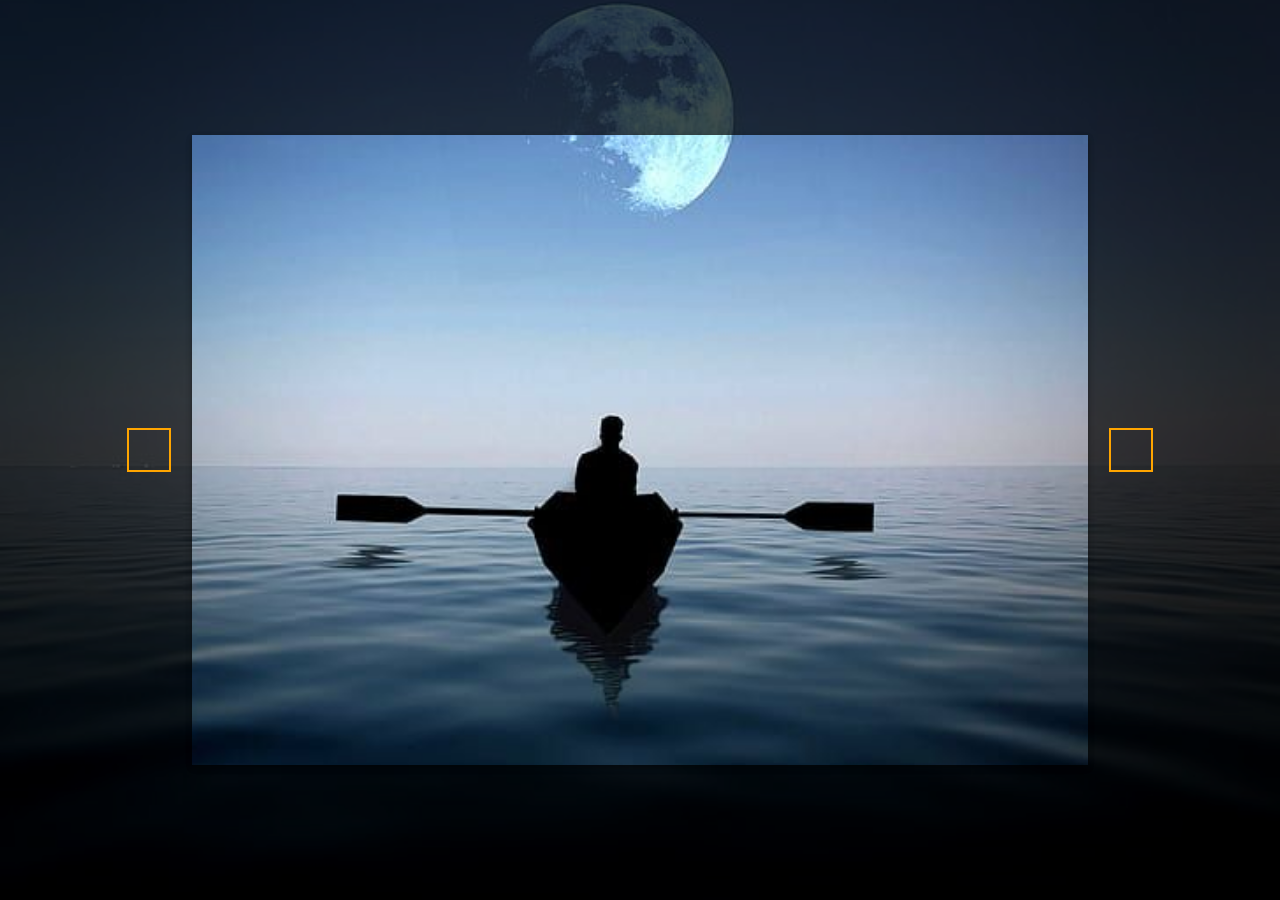
<file: Background Slide/index.html>
<!DOCTYPE html>
<html lang="en">
  <head>
    <meta charset="UTF-8" />
    <meta name="viewport" content="width=device-width, initial-scale=1.0" />
    <link
      rel="stylesheet"
      href="https://cdnjs.cloudflare.com/ajax/libs/font-awesome/5.14.0/css/all.min.css"
      integrity="sha512-1PKOgIY59xJ8Co8+NE6FZ+LOAZKjy+KY8iq0G4B3CyeY6wYHN3yt9PW0XpSriVlkMXe40PTKnXrLnZ9+fkDaog=="
      crossorigin="anonymous"
    />
    <link rel="stylesheet" href="style.css" />
    <title>Background Slider</title>
  </head>
  <body>
    <div class="slider-container">
      <div
        class="slide active"
        style="
          background-image: url('boat.jfif');
        "
      ></div>
      <div
        class="slide"
        style="
          background-image: url('lion.jfif');
        "
      ></div>

      <div
        class="slide"
        style="
          background-image: url('Tiger.jfif');
        "
      ></div>

      <div
        class="slide"
        style="
          background-image: url('hidding.jfif');
        "
      ></div>

      <div
        class="slide"
        style="
          background-image: url('fam.jpg');
        "
      ></div>

      <button class="arrow left-arrow" id="left">
        <i class="fas fa-arrow-left"></i>
      </button>

      <button class="arrow right-arrow" id="right">
        <i class="fas fa-arrow-right"></i>
      </button>
    </div>
    <script src="script.js"></script>
  </body>
</html>
</file>
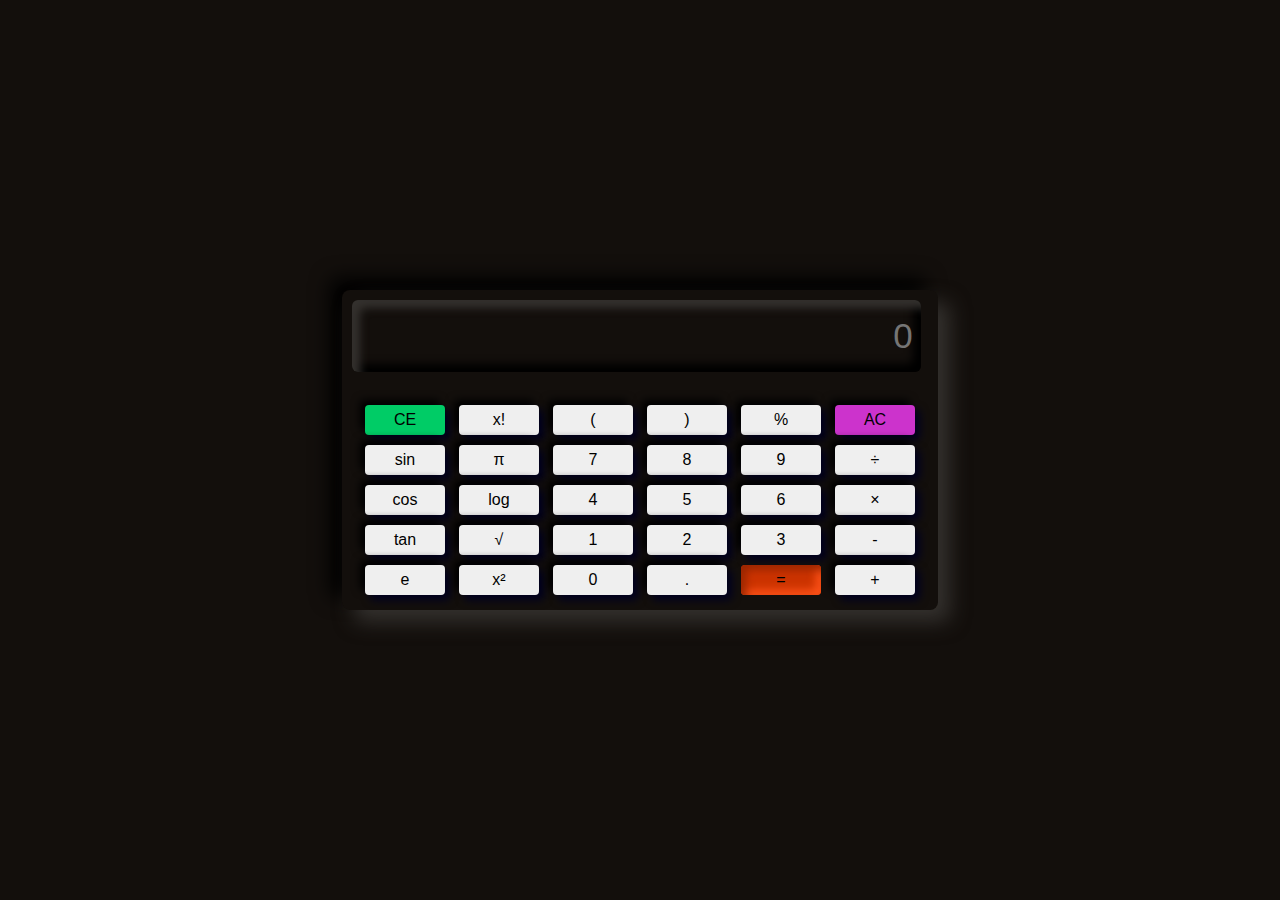
<file: Calculator/index.html>
<!DOCTYPE html>
<html>
<head>
	<meta charset="utf-8">
	<meta name="viewport" content="width=device-width, initial-scale=1">
	<title>Calculator</title>
	<link rel="stylesheet" type="text/css" href="style.css">
</head>
<body>
	<div class="container">
		<div class="display">
			<input id="screen" type="text" placeholder="0" name="">
		</div>
		<div class="btns">
			<div class="row">
				<button id="ce" onclick="backspc()">CE</button>
				<button onclick="fact()">x!</button>
				<button class="btn">(</button>
				<button class="btn">)</button>
				<button class="btn">%</button>
				<button id="ac" onclick="screen.value=''">AC</button>
			</div>
			<div class="row">
				<button onclick="sin()">sin</button>
				<button onclick="pi()">π</button>
				<button class="btn">7</button>
				<button class="btn">8</button>
				<button class="btn">9</button>
				<button class="btn">÷</button>
			</div>
			<div class="row">
				<button onclick="cos()">cos</button>
				<button onclick="log()">log</button>
				<button class="btn">4</button>
				<button class="btn">5</button>
				<button class="btn">6</button>
				<button class="btn">×</button>
			</div>
			<div class="row">
				<button onclick="tan()">tan</button>
				<button onclick="sqrt()">√</button>
				<button class="btn">1</button>
				<button class="btn">2</button>
				<button class="btn">3</button>
				<button class="btn">-</button>
			</div>
			<div class="row">
				<button onclick="e()">e</button>
				<button onclick="pow()">x²</button>
				<button class="btn">0</button>
				<button class="btn">.</button>
				<button id="eval" onclick="screen.value=eval(screen.value)">=</button>
				<button class="btn">+</button>
			</div>
		</div>
	</div>

	<script src="script.js"></script>
</body>
</html>
</file>
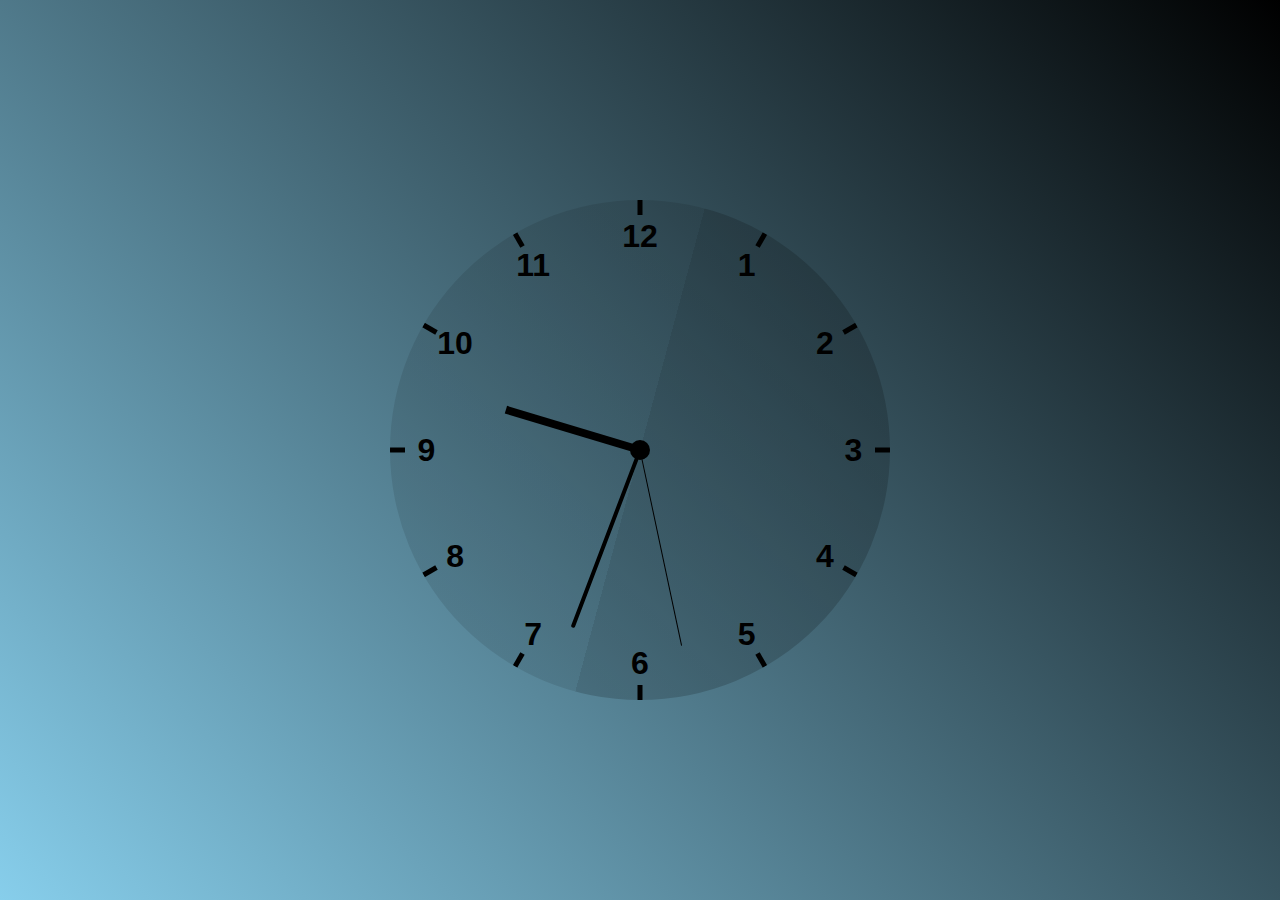
<file: Clock/index.html>
<!DOCTYPE html>
<html>
<head>
  <meta charset="utf-8">
  <meta name="viewport" content="width=device-width, initial-scale=1">
  <title>Analog Clock</title>
  <link rel="stylesheet" type="text/css" href="style.css">
</head>
<body>
  <div class="clock">
    <div class="num num1">
      <div>1</div>
    </div>
    <div class="num num2">
      <div>2</div>
    </div>
    <div class="num num3">
      <div>3</div>
    </div>
    <div class="num num4">
      <div>4</div>
    </div>
    <div class="num num5">
      <div>5</div>
    </div>
    <div class="num num6">
      <div>6</div>
    </div>
    <div class="num num7">
      <div>7</div>
    </div>
    <div class="num num8">
      <div>8</div>
    </div>
    <div class="num num9">
      <div>9</div>
    </div>
    <div class="num num10">
      <div>10</div>
    </div>
    <div class="num num11">
      <div>11</div>
    </div>
    <div class="num num12">
      <div>12</div>
    </div>

    <div class="hand" id="sec">
      <div class="sec"></div>
    </div>

    <div class="hand" id="min">
      <div class="min"></div>
    </div>

    <div class="hand" id="hour">
      <div class="hour"></div>
    </div>

  </div>

  <script src="script.js"></script>
</body>
</html>
</file>
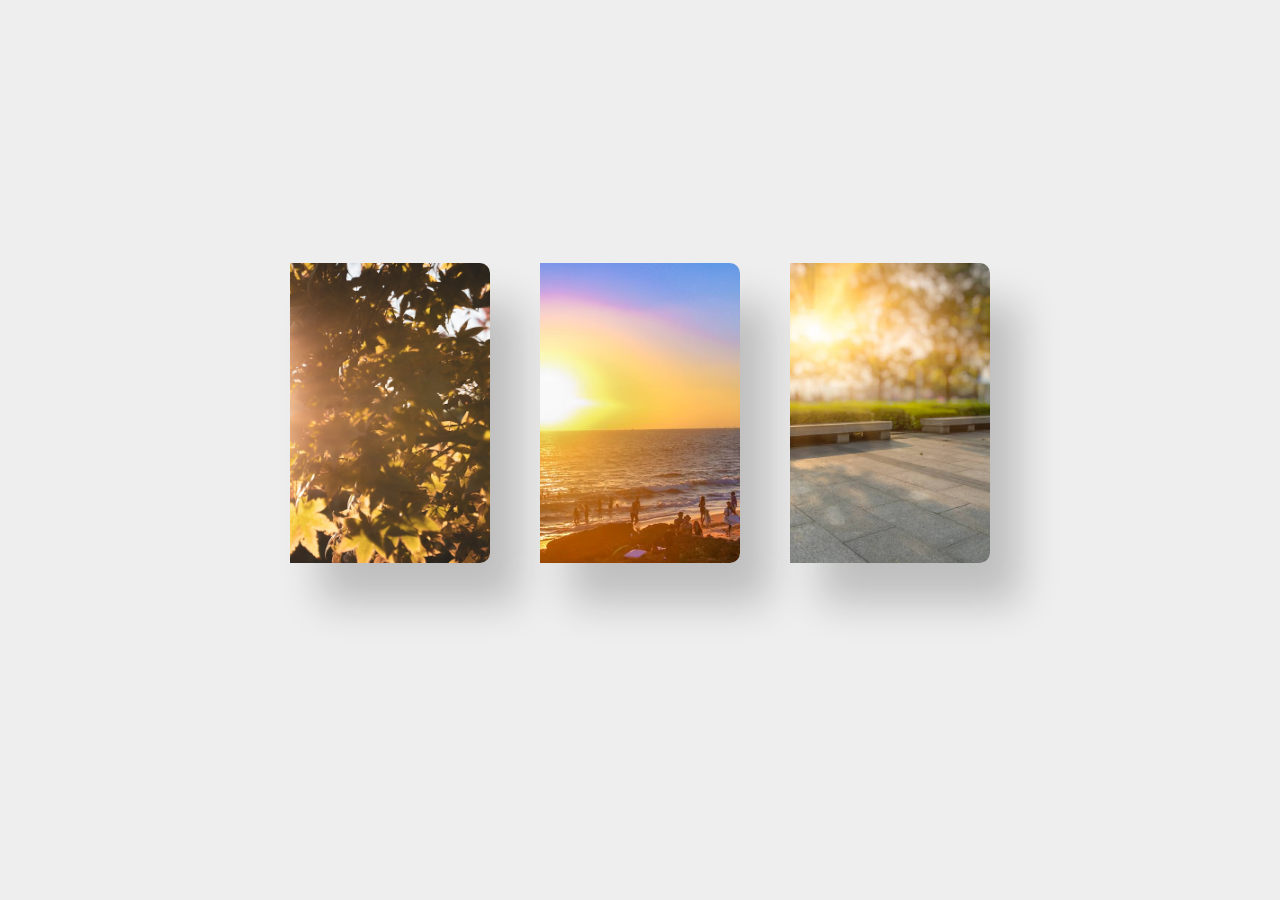
<file: Sunday Wishes/index.html>
<!DOCTYPE html>
<html lang="en">
<head>
    <meta charset="UTF-8">
    <meta http-equiv="X-UA-Compatible" content="IE=edge">
    <meta name="viewport" content="width=device-width, initial-scale=1.0">
    <title>Sunday Wishes</title>
    <link rel="stylesheet" href="style.css">
</head>
<body>
    <div class="card">
        <div class="message">
            <p>May this Sunday brings all the good things in your life. May you have a fantastic week ahead. Happy Sunday to you!</p>
            <h3>Have A Beautiful Sunday</h3>
        </div>
        <div class="cover">
            <div class="coverFront">
                <div>
                    <img src="sunday2.jpeg" alt="">
                </div>
            </div>
        </div>
    </div>

    <div class="card">
        <div class="message">
            <p>Forget all the bad memories of a week that's already gone. Prepare yourself for yet another beautiful week that starts with a delightful Sunday experience. Happy Sunday!</p>
            <h3>Wishing You A Happy Sunday</h3>
        </div>
        <div class="cover">
            <div class="coverFront">
                <div>
                    <img src="sunday.jpeg" alt="">
                </div>
            </div>
        </div>
    </div>

    <div class="card">
        <div class="message">
            <p>May God hear all your prayers and requests and grant them all! Wishing you a very happy Sunday!</p>
            <h3>Have A Blessed Sunday</h3>
        </div>
        <div class="cover">
            <div class="coverFront">
               <div>
                   <img src="sunday3.jpg" alt="">
               </div>
            </div>
        </div>
    </div>
</body>
</html>
</file>
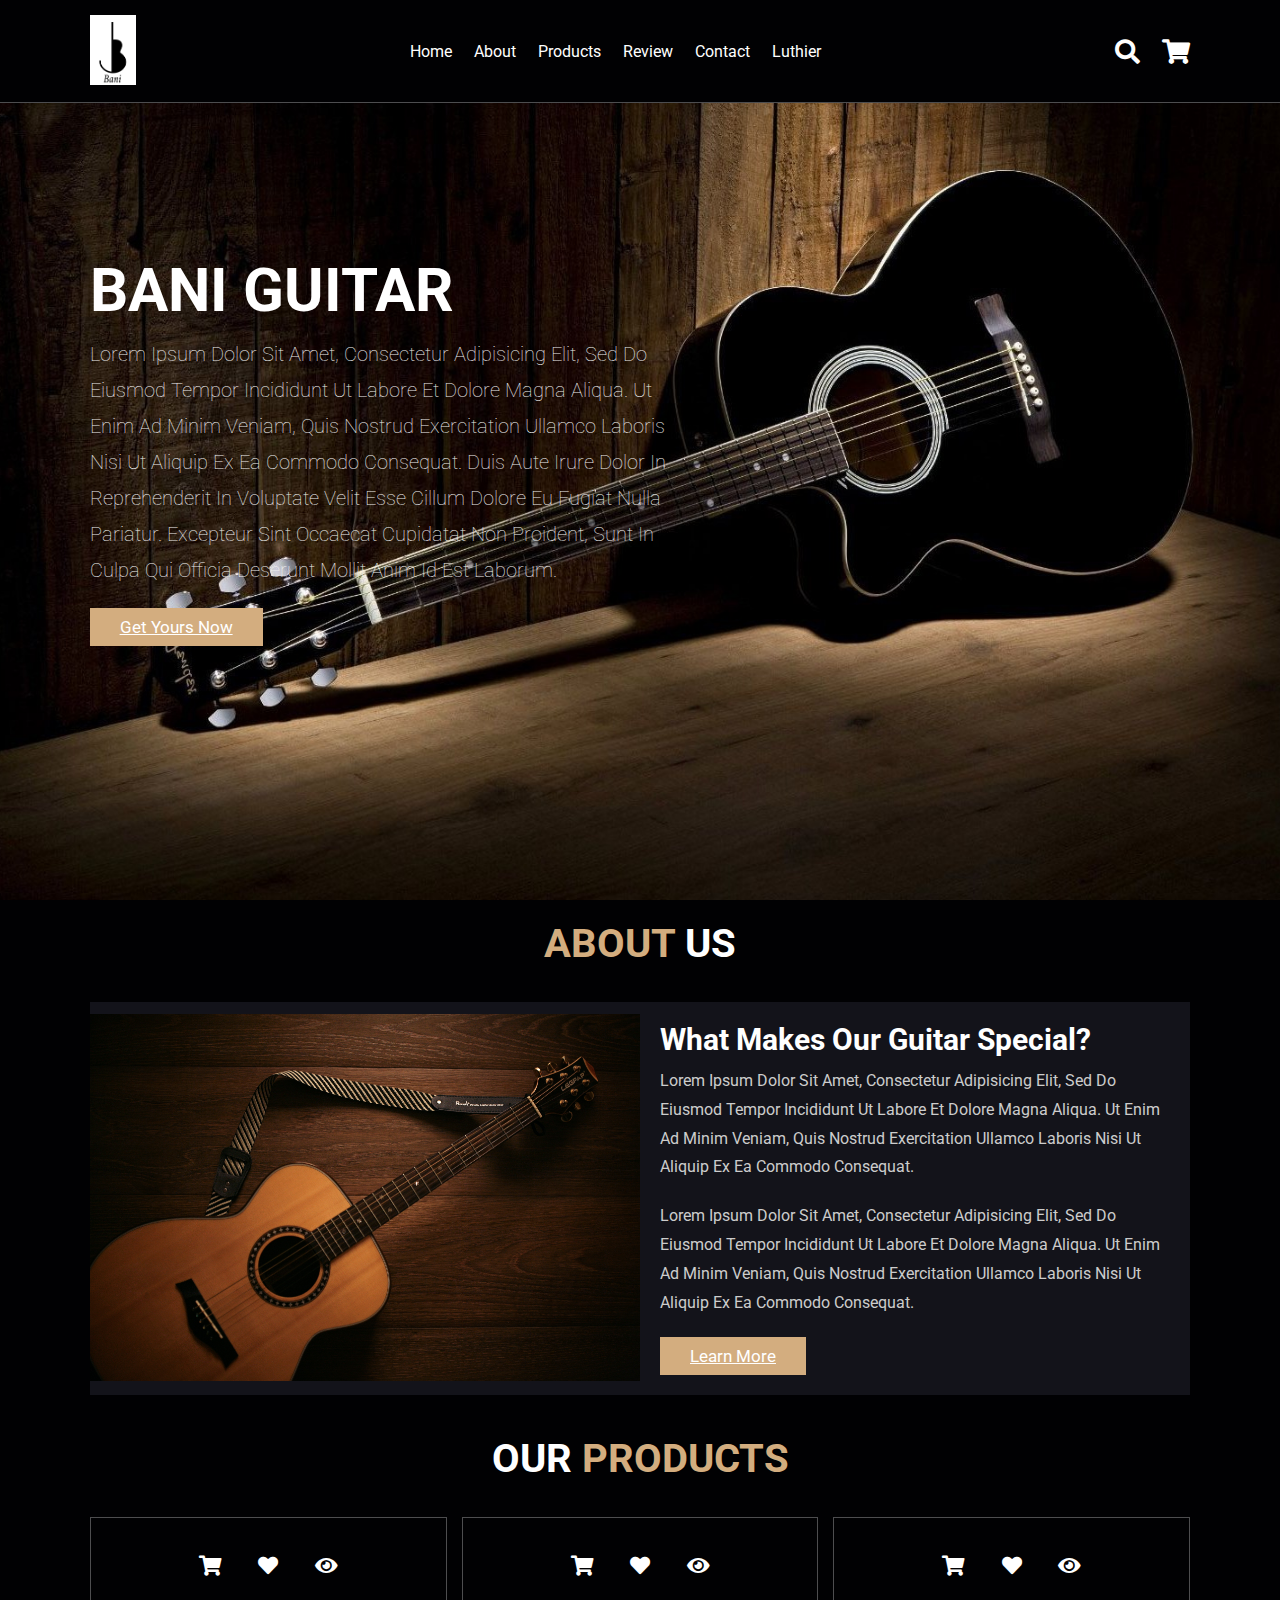
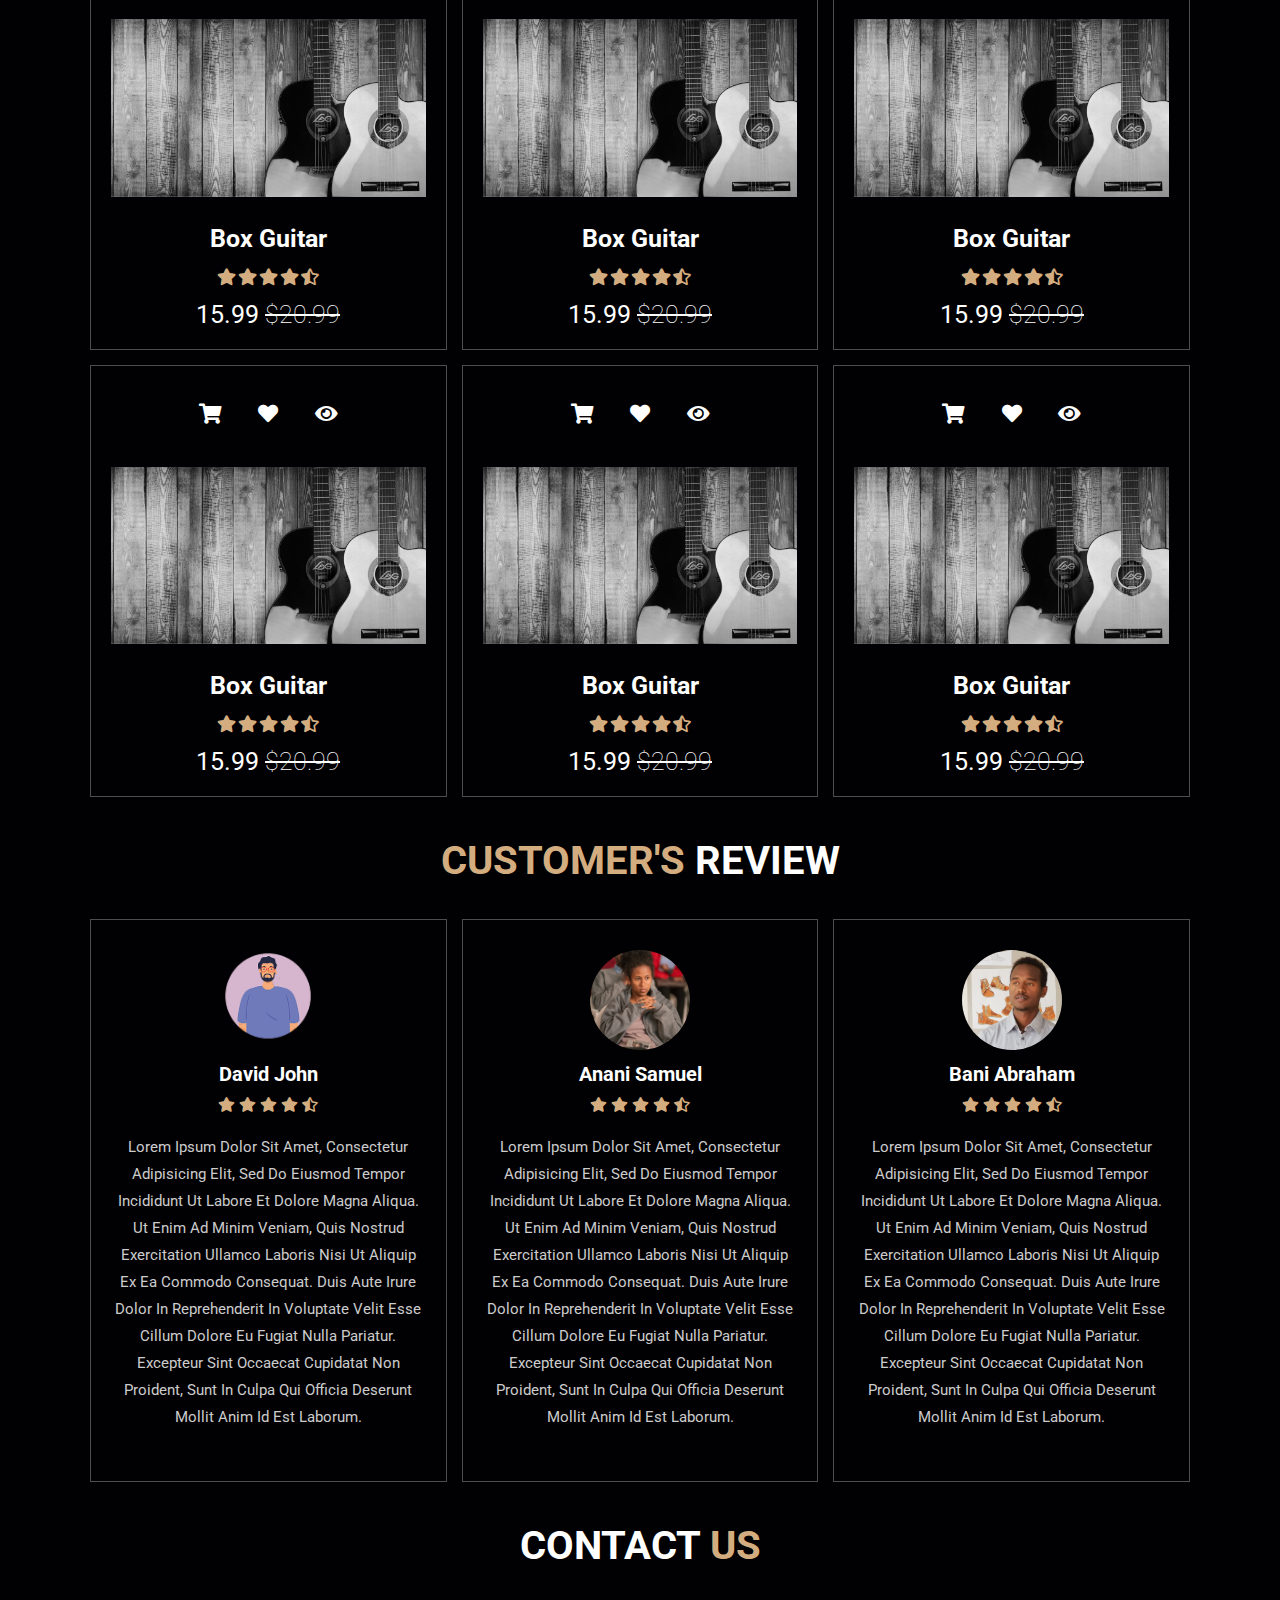
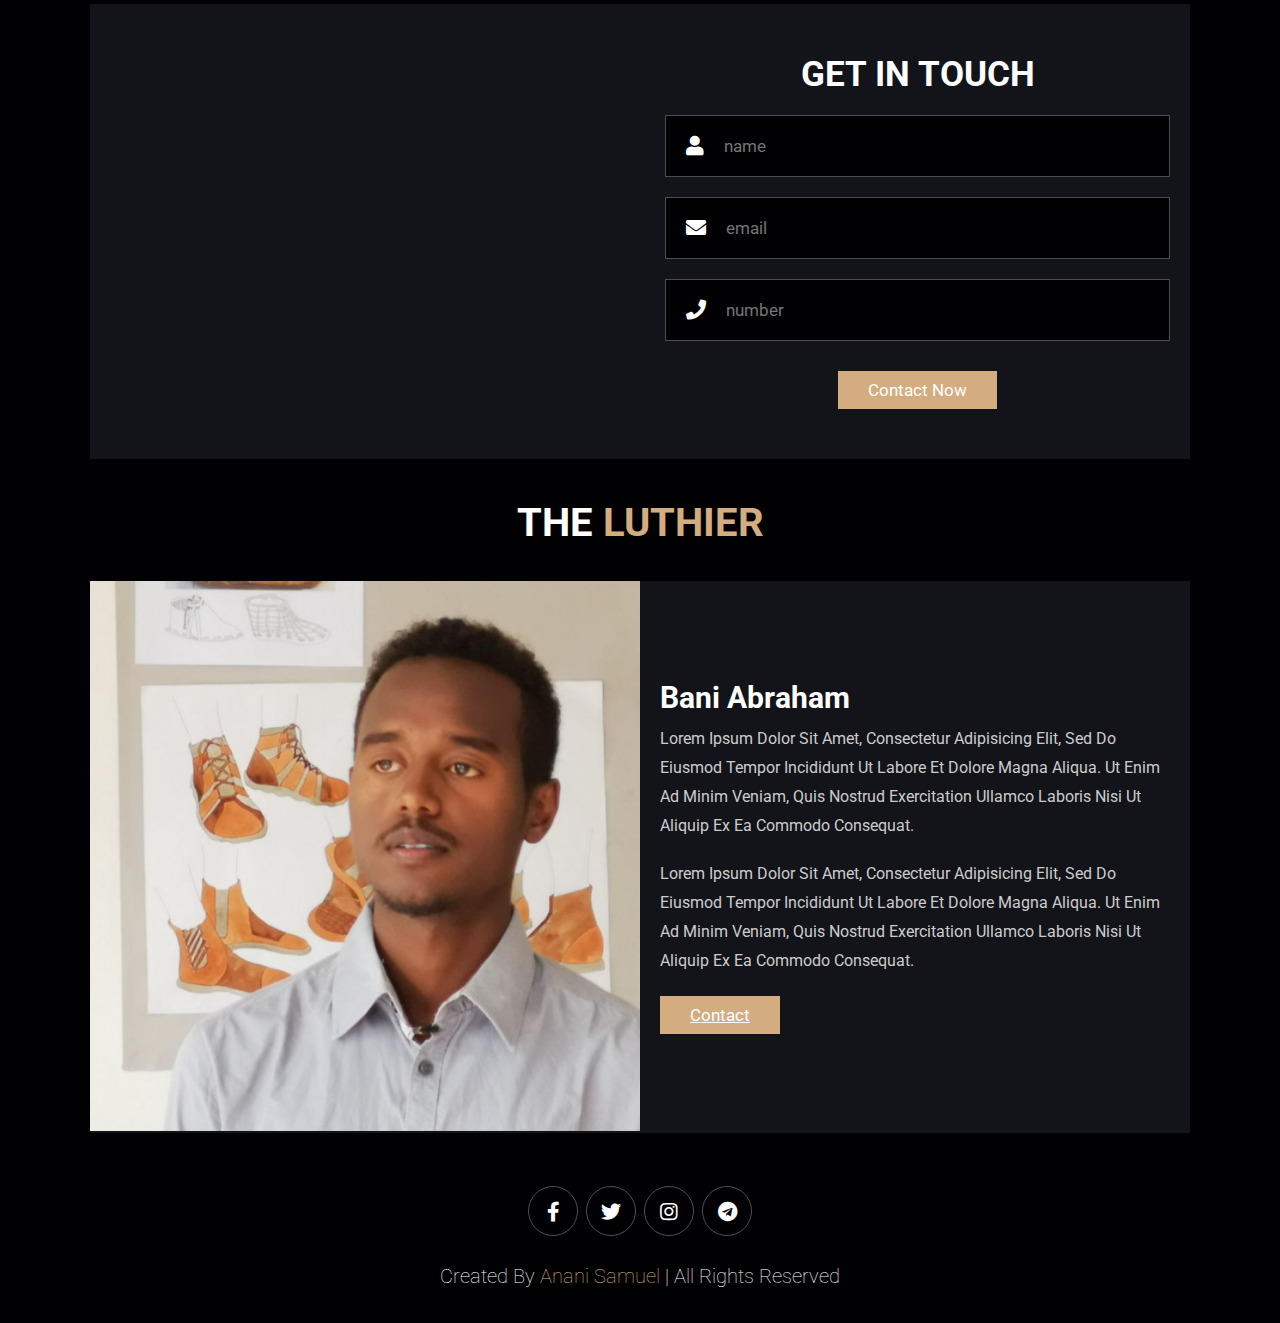
<file: Bani/html/index.html>
<!DOCTYPE html>
<html>
<head>
	<meta charset="utf-8">
	<meta http-equiv="X-UA-Compatible" content="IE=edge">
	<meta name="viewport" content="width=device-width, initial-scale=1">
	<title>Bani Guitars</title>
	<!-- font awesome link -->
	<link rel="stylesheet" href="https://cdnjs.cloudflare.com/ajax/libs/font-awesome/5.15.4/css/all.min.css">
	<!-- css link -->
	<link rel="stylesheet" href="../css/style.css">
</head>
<body>
	<!-- header start -->
	<header class="header">
	<a href="#" class="logo">
		<img src="../images/logo.png" alt="">
	</a>
 
	<nav class="navbar">
		<a href="#home">Home</a>
		<a href="#about">About</a>
		<a href="#products">Products</a>
		<a href="#review">Review</a>
		<a href="#contact">Contact</a>
		<a href="#luthier">Luthier</a>
	</nav>

	<div class="icons">
		<div class="fas fa-search" id="search-btn"></div>
		<div class="fas fa-shopping-cart" id="cart-btn"></div>
		<div class="fas fa-bars" id="menu-btn"></div>
	</div>

	<div class="search-form">
		<input type="search" id="search-box" placeholder="search here..." name="">
		<label for="search-box" class="fas fa-search"></label>
	</div>

	<div class="cart-items-container">
		<div class="cart-item">
			<span class="fas fa-times"></span>
			<img src="../images/guitar1.jpg" alt="">
			<div class="content">
				<h3>cart item 01</h3>
				<div class="price">$15.99/-</div>
			</div>
		</div>
		<div class="cart-item">
			<span class="fas fa-times"></span>
			<img src="../images/guitar2.jpg" alt="">
			<div class="content">
				<h3>cart item 02</h3>
				<div class="price">$15.99/-</div>
			</div>
		</div>
		<a href="#" class="btn">checkout now</a>
	</div>
	</header>
	<!-- header end -->

	<!-- home section starts -->

	<section class="home" id="home">
		<div class="content">
			<h3>Bani guitar</h3>
			<p>Lorem ipsum dolor sit amet, consectetur adipisicing elit, sed do eiusmod
			tempor incididunt ut labore et dolore magna aliqua. Ut enim ad minim veniam,
			quis nostrud exercitation ullamco laboris nisi ut aliquip ex ea commodo
			consequat. Duis aute irure dolor in reprehenderit in voluptate velit esse
			cillum dolore eu fugiat nulla pariatur. Excepteur sint occaecat cupidatat non
			proident, sunt in culpa qui officia deserunt mollit anim id est laborum.</p>
			<a href="#" class="btn">get yours now</a>
		</div>
	</section>
	<!-- home section ends -->

	<!-- about section starts -->

	<section class="about" id="about">
		<h1 class="heading"><span>about</span> us </h1>
		<div class="row">
			<div class="image">
				<img src="../images/guitar3.jpg" alt="">
			</div>

			<div class="content">
				<h3>what makes our guitar special?</h3>
				<p>Lorem ipsum dolor sit amet, consectetur adipisicing elit, sed do eiusmod
				tempor incididunt ut labore et dolore magna aliqua. Ut enim ad minim veniam,
				quis nostrud exercitation ullamco laboris nisi ut aliquip ex ea commodo
				consequat.</p>
				<p>Lorem ipsum dolor sit amet, consectetur adipisicing elit, sed do eiusmod
				tempor incididunt ut labore et dolore magna aliqua. Ut enim ad minim veniam,
				quis nostrud exercitation ullamco laboris nisi ut aliquip ex ea commodo
				consequat. </p>
				<a href="#" class="btn">learn more</a>
			</div>
		</div>
	</section>
	<!-- about section ends -->

	<!-- product section starts -->

	<section class="products" id="products">
		<h1 class="heading"> our <span>products</span></h1>
		<div class="box-container">
			<div class="box">
				<div class="icons">
					<a href="#" class="fas fa-shopping-cart"></a>
					<a href="#" class="fas fa-heart"></a>
					<a href="#" class="fas fa-eye"></a>
				</div>
				<div class="image">
					<img src="../images/guitar2.jpg">
				</div>
				<div class="content">
					<h3>box guitar</h3>
					<div class="stars">
					<i class="fas fa-star"></i>
					<i class="fas fa-star"></i>
					<i class="fas fa-star"></i>
					<i class="fas fa-star"></i>
					<i class="fas fa-star-half-alt"></i>
				</div>
				<div class="price">15.99 <span>$20.99</span></div>
				</div>
			</div>
				<div class="box">
				<div class="icons">
					<a href="#" class="fas fa-shopping-cart"></a>
					<a href="#" class="fas fa-heart"></a>
					<a href="#" class="fas fa-eye"></a>
				</div>
				<div class="image">
					<img src="../images/guitar2.jpg">
				</div>
				<div class="content">
					<h3>box guitar</h3>
					<div class="stars">
					<i class="fas fa-star"></i>
					<i class="fas fa-star"></i>
					<i class="fas fa-star"></i>
					<i class="fas fa-star"></i>
					<i class="fas fa-star-half-alt"></i>
				</div>
				<div class="price">15.99 <span>$20.99</span></div>
				</div>
			</div>
				<div class="box">
				<div class="icons">
					<a href="#" class="fas fa-shopping-cart"></a>
					<a href="#" class="fas fa-heart"></a>
					<a href="#" class="fas fa-eye"></a>
				</div>
				<div class="image">
					<img src="../images/guitar2.jpg">
				</div>
				<div class="content">
					<h3>box guitar</h3>
					<div class="stars">
					<i class="fas fa-star"></i>
					<i class="fas fa-star"></i>
					<i class="fas fa-star"></i>
					<i class="fas fa-star"></i>
					<i class="fas fa-star-half-alt"></i>
				</div>
				<div class="price">15.99 <span>$20.99</span></div>
				</div>
			</div>
				<div class="box">
				<div class="icons">
					<a href="#" class="fas fa-shopping-cart"></a>
					<a href="#" class="fas fa-heart"></a>
					<a href="#" class="fas fa-eye"></a>
				</div>
				<div class="image">
					<img src="../images/guitar2.jpg">
				</div>
				<div class="content">
					<h3>box guitar</h3>
					<div class="stars">
					<i class="fas fa-star"></i>
					<i class="fas fa-star"></i>
					<i class="fas fa-star"></i>
					<i class="fas fa-star"></i>
					<i class="fas fa-star-half-alt"></i>
				</div>
				<div class="price">15.99 <span>$20.99</span></div>
				</div>
			</div>
				<div class="box">
				<div class="icons">
					<a href="#" class="fas fa-shopping-cart"></a>
					<a href="#" class="fas fa-heart"></a>
					<a href="#" class="fas fa-eye"></a>
				</div>
				<div class="image">
					<img src="../images/guitar2.jpg">
				</div>
				<div class="content">
					<h3>box guitar</h3>
					<div class="stars">
					<i class="fas fa-star"></i>
					<i class="fas fa-star"></i>
					<i class="fas fa-star"></i>
					<i class="fas fa-star"></i>
					<i class="fas fa-star-half-alt"></i>
				</div>
				<div class="price">15.99 <span>$20.99</span></div>
				</div>
			</div>
				<div class="box">
				<div class="icons">
					<a href="#" class="fas fa-shopping-cart"></a>
					<a href="#" class="fas fa-heart"></a>
					<a href="#" class="fas fa-eye"></a>
				</div>
				<div class="image">
					<img src="../images/guitar2.jpg">
				</div>
				<div class="content">
					<h3>box guitar</h3>
					<div class="stars">
						<i class="fas fa-star"></i>
						<i class="fas fa-star"></i>
						<i class="fas fa-star"></i>
						<i class="fas fa-star"></i>
						<i class="fas fa-star-half-alt"></i>
					</div>
				<div class="price">15.99 <span>$20.99</span></div>
				</div>
			</div>
		</div>
	</section>
	<!-- product section ends -->

	<!-- review section starts -->
	<section class="review" id="review">
		<h1 class="heading"><span> customer's </span>review</h1>
		<div class="box-container">
			<div class="box">
				<img src="../images/user.png" class="user" alt=" ">
				<h3>david john</h3>
				<div class="stars">
					<i class="fas fa-star"></i>
					<i class="fas fa-star"></i>
					<i class="fas fa-star"></i>
					<i class="fas fa-star"></i>
					<i class="fas fa-star-half-alt"></i>
				</div>
				<p>Lorem ipsum dolor sit amet, consectetur adipisicing elit, sed do eiusmod
				tempor incididunt ut labore et dolore magna aliqua. Ut enim ad minim veniam,
				quis nostrud exercitation ullamco laboris nisi ut aliquip ex ea commodo
				consequat. Duis aute irure dolor in reprehenderit in voluptate velit esse
				cillum dolore eu fugiat nulla pariatur. Excepteur sint occaecat cupidatat non
				proident, sunt in culpa qui officia deserunt mollit anim id est laborum.</p>
			</div>

			<div class="box">
				<img src="../images/user2.jpg" class="user" alt=" ">
				<h3>anani samuel</h3>
				<div class="stars">
					<i class="fas fa-star"></i>
					<i class="fas fa-star"></i>
					<i class="fas fa-star"></i>
					<i class="fas fa-star"></i>
					<i class="fas fa-star-half-alt"></i>
				</div>
				<p>Lorem ipsum dolor sit amet, consectetur adipisicing elit, sed do eiusmod
				tempor incididunt ut labore et dolore magna aliqua. Ut enim ad minim veniam,
				quis nostrud exercitation ullamco laboris nisi ut aliquip ex ea commodo
				consequat. Duis aute irure dolor in reprehenderit in voluptate velit esse
				cillum dolore eu fugiat nulla pariatur. Excepteur sint occaecat cupidatat non
				proident, sunt in culpa qui officia deserunt mollit anim id est laborum.</p>
			</div>

			<div class="box">
				<img src="../images/user3.jpg" class="user" alt=" ">
				<h3>bani abraham</h3>
				<div class="stars">
					<i class="fas fa-star"></i>
					<i class="fas fa-star"></i>
					<i class="fas fa-star"></i>
					<i class="fas fa-star"></i>
					<i class="fas fa-star-half-alt"></i>
				</div>
				<p>Lorem ipsum dolor sit amet, consectetur adipisicing elit, sed do eiusmod
				tempor incididunt ut labore et dolore magna aliqua. Ut enim ad minim veniam,
				quis nostrud exercitation ullamco laboris nisi ut aliquip ex ea commodo
				consequat. Duis aute irure dolor in reprehenderit in voluptate velit esse
				cillum dolore eu fugiat nulla pariatur. Excepteur sint occaecat cupidatat non
				proident, sunt in culpa qui officia deserunt mollit anim id est laborum.</p>
			</div>
		</div>
	</section>
	<!-- review section ends -->

	<!-- contact section starts -->

	<section class="contact" id="contact">
		<h1 class="heading"> contact <span> us </span></h1>
		<div class="row">
			<iframe class="map" src="https://www.google.com/maps/embed?pb=!1m18!1m12!1m3!1d3940.297563780067!2d38.763695414306774!3d9.036597291359218!2m3!1f0!2f0!3f0!3m2!1i1024!2i768!4f13.1!3m3!1m2!1s0x164b8f630948238f%3A0x18cbf4daf2a2e3e2!2sAll%C3%A9%20School%20of%20Fine%20Arts%20%26%20Design!5e0!3m2!1sen!2set!4v1659876222221!5m2!1sen!2set" width="600" height="450" style="border:0;" allowfullscreen="" loading="lazy" referrerpolicy="no-referrer-when-downgrade"></iframe>

			<form action="">
			<h3>get in touch</h3> 
				<div class="inputBox">
					<span class="fas fa-user"></span>
					<input type="text" placeholder="name" name="">
				</div>
				<div class="inputBox">
					<span class="fas fa-envelope"></span>
					<input type="email" placeholder="email" name="">
				</div>
				<div class="inputBox">
					<span class="fas fa-phone"></span>
					<input type="number" placeholder="number" name="">
				</div>
				<input type="submit" value="contact now" class="btn"name="">
			</form>
		</div>
	</section>
	<!-- contact section ends -->

	<!-- luthier section starts -->
	<section class="luthier" id="luthier">
		<h1 class="heading"> the <span>luthier</span> </h1>
		<div class="row">
			<div class="image">
				<img src="../images/user3.jpg" alt="">
			</div>

			<div class="content">
				<h3>bani abraham</h3>
				<p>Lorem ipsum dolor sit amet, consectetur adipisicing elit, sed do eiusmod
				tempor incididunt ut labore et dolore magna aliqua. Ut enim ad minim veniam,
				quis nostrud exercitation ullamco laboris nisi ut aliquip ex ea commodo
				consequat.</p>
				<p>Lorem ipsum dolor sit amet, consectetur adipisicing elit, sed do eiusmod
				tempor incididunt ut labore et dolore magna aliqua. Ut enim ad minim veniam,
				quis nostrud exercitation ullamco laboris nisi ut aliquip ex ea commodo
				consequat. </p>
				<a href="mailto:ananisamuelhope@gmail.com" class="btn">contact</a>
			</div>
		</div>
	</section>
	<!-- luthier section ends -->

	<!-- footer section starts -->

	<section class="footer">
		<div class="social">
			<a href="#" class="fab fa-facebook-f"></a>
			<a href="#" class="fab fa-twitter"></a>
			<a href="#" class="fab fa-instagram"></a>
			<a href="#" class="fab fa-telegram"></a>
		</div>

		<div class="credit">created by <span>anani samuel</span> | all rights reserved</div>
	</section>
	<!-- footer section ends -->
	<!-- js link -->
	<script src="../js/script.js"></script>
</body>
</html>
</file>
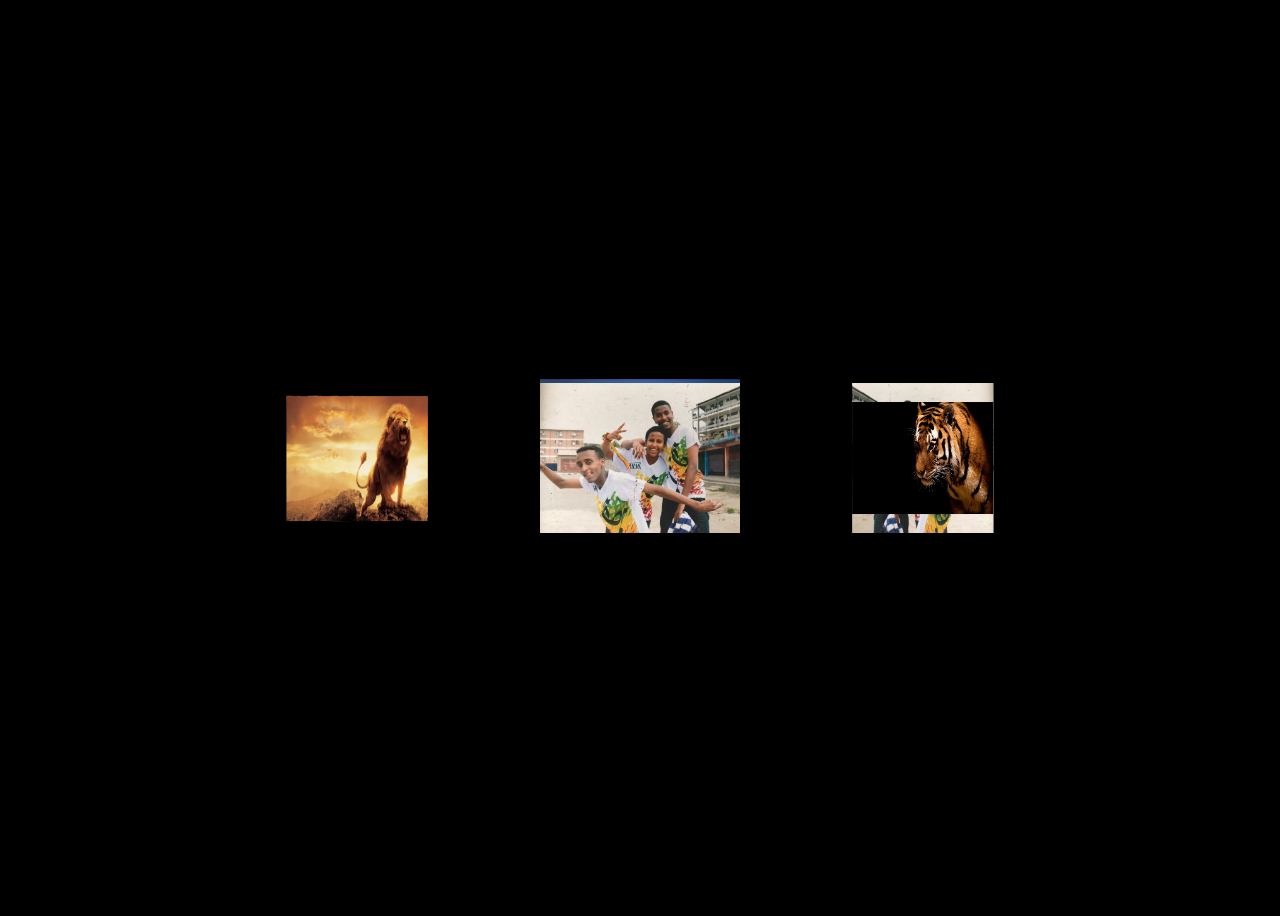
<file: Rotating Image viewer/html/index.html>
<!DOCTYPE html>
<html>
<head>
	<meta charset="utf-8">
	<meta name="viewport" content="width=device-width, initial-scale=1">
	<title>Rotating Image Viewer</title>
	<link rel="stylesheet" type="text/css" href="../css/style.css">
</head>
<body>
	<div class="box">
		<span style="--i: 1;"><img src="../images/Tiger.jfif"></span>
		<span style="--i: 2;"><img src="../images/lion.jfif"></span>
		<span style="--i: 3;"><img src="../images/fam.jpg"></span>
		<span style="--i: 4;"><img src="../images/boat.jfif"></span>
		<span style="--i: 5;"><img src="../images/hidding.jfif"></span>
		<span style="--i: 6;"><img src="../images/Tiger.jfif"></span>
		<span style="--i: 7;"><img src="../images/lion.jfif"></span>
		<span style="--i: 8;"><img src="../images/fam.jpg"></span>
	</div>
</body>
</html>
</file>
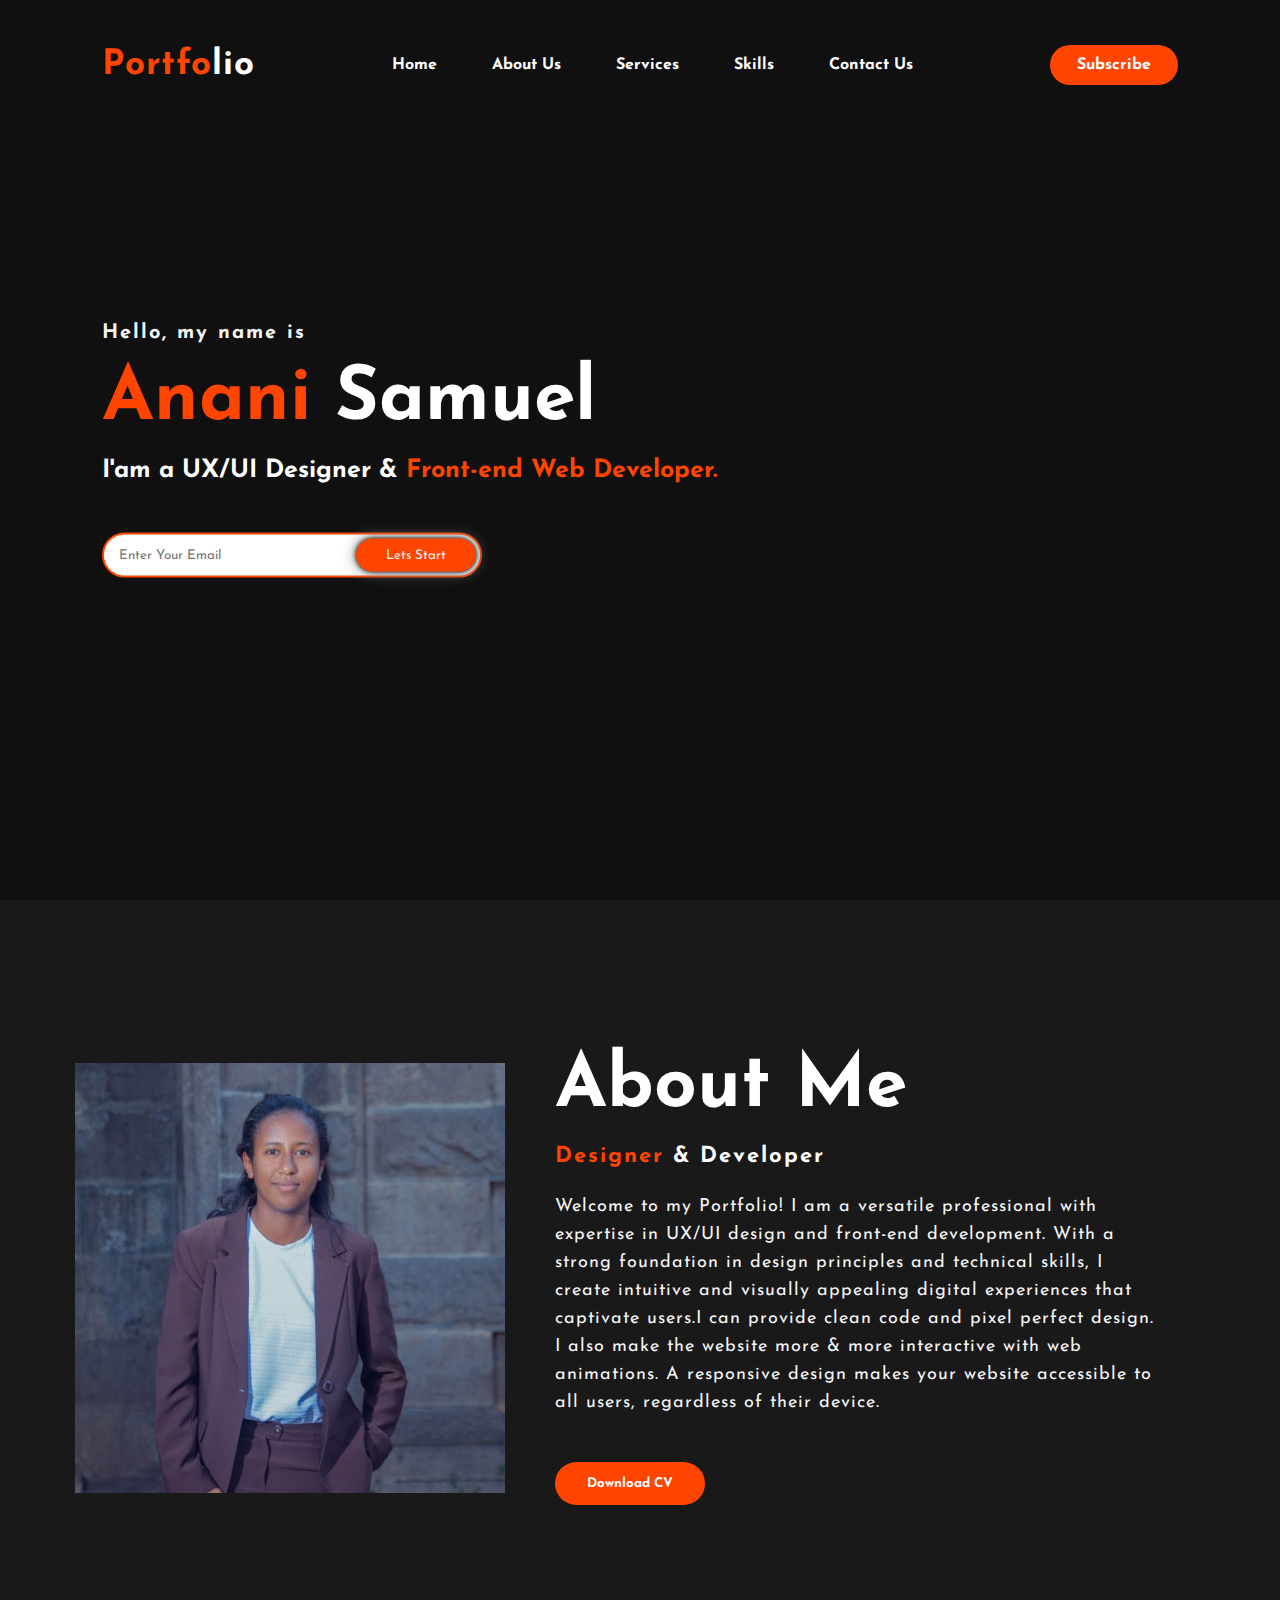
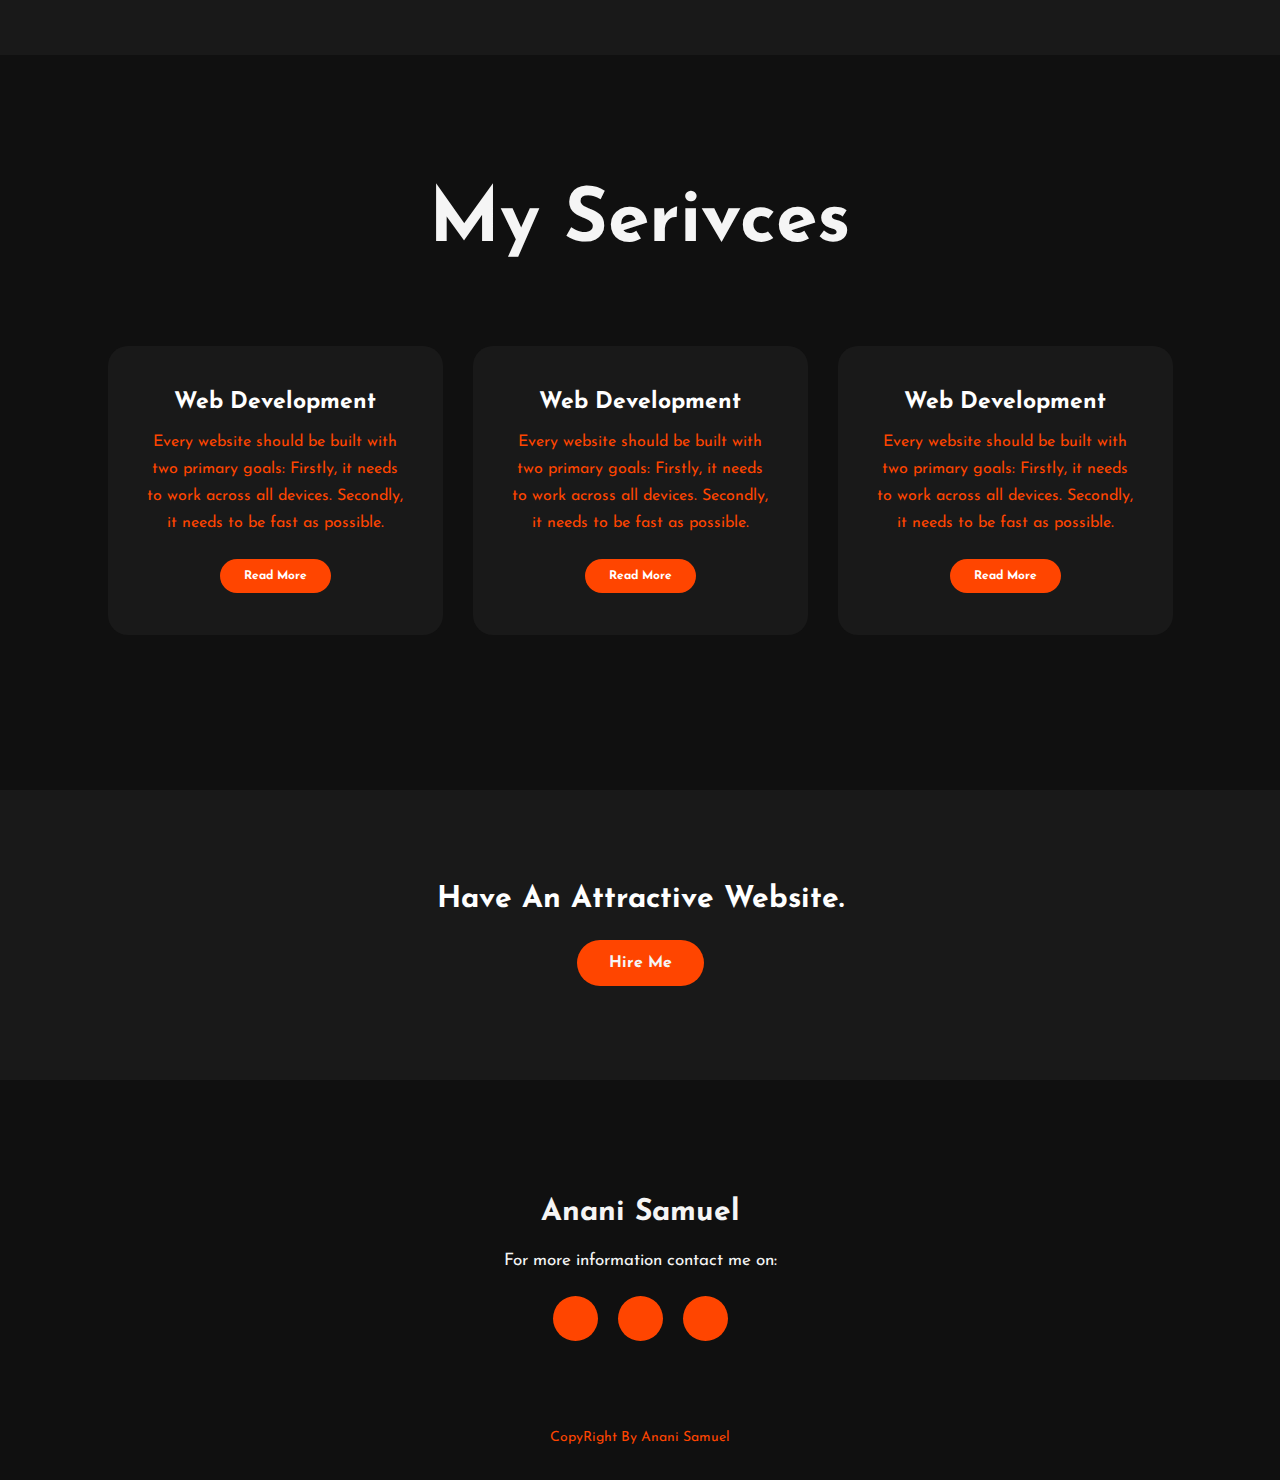
<file: Portfolio/html/AnaniPortfolio.html>
<!DOCTYPE html>
<html>
<head>
	<meta charset="utf-8">
	<meta name="viewport" content="width=device-width, initial-scale=1">
	<title>Anani Portfolio Website</title>
	<link rel="stylesheet" type="text/css" href="../css/AnaniPortfolio.css">
	<link rel="preconnect" href="https://fonts.gstatic.com">
	<link rel="stylesheet" href="https://fonts.googleapis.com/css2?family=Josefin+sans:ital,wght@0,100;0,200;0,300;0,400;0,500;0,600;0,700;1,100;1,200;1,300;1,400;1,500;1,600;1,700&displaly=swap">
	<link rel="stylesheet" href="https://cdnjs.cloudflare.com/ajax/libs/font-awesome/6.1.1/css/all.min.css" integrity="sha512-KfkfwYDsLkIlwQp6LFnl8zNdLGxu9YAA1QvwINks4PhcElQSvqcyVLLD9aMhXd13uQjoXtEKNosOWaZqXgel0g==" crossorigin="anonymous" referrerpolicy="no-referrer" />
</head>
<body>
	<!---- name section ---->
	<div class="hero">
		<nav>
			<h2 class="logo">Portfo<span>lio</span></h2>
			<ul >
				<li><a href="#">Home</a></li>
				<li><a href="#">About Us</a></li>
				<li><a href="#">Services</a></li>
				<li><a href="#">Skills</a></li>
				<li><a href="#">Contact Us</a></li>
			</ul>
			<a href="#" class="btn">Subscribe</a>
			<div id="bar"><i class="fas fa-bars"></i></div>
		</nav>
		
		<div class="content">
			<h4>Hello, my name is</h4>
			<h1>Anani <span>Samuel</span></h1>
			<h3><span>I'am a UX/UI Designer & </span>Front-end Web Developer.</h3>
			<div class="news">
				<form>
					<input type="email" name="email" id="mail" placeholder="Enter Your Email">
					<input type="submit" name="submit" value="Lets Start">
				</form> 
			</div>
		</div>
	</div>
	<!----About section start --->
	<section class="about">
		<div class="main">
		<img src="../image/hope.jpg">
		<div class="about-text">
			<h2>About Me</h2>
			<h5>Designer <span> & Developer</span></h5>
			<p>Welcome to my Portfolio! I am a versatile professional with expertise in UX/UI design and front-end development. With a strong foundation in design principles and technical skills, I create intuitive and visually appealing digital experiences that captivate users.I can provide clean code and pixel perfect design. I also make the website more & more interactive with web animations. A responsive design makes your website accessible to all users, regardless of their device.</p>
			<button type="button">Download CV</button>
		</div>
		</div>
	</section>

	<!-- service section start -->
	<div class="service">
		<div class="title">
			<h2>My Serivces</h2>
		</div>
		
		<div class="box">
			<div class="card">
				<i class="fas fa-bars"></i>
				<h5>Web Development</h5>
				<div class="pra">
					<p>Every website should be built with two primary goals: Firstly, it needs to work across all devices. Secondly, it needs to be fast as possible.</p>

					<p style="text-align: center;">
						<a class="button" href="#">Read More</a>
					</p>
				</div>
			</div>

			<div class="card">
				<i class="fa-regular fa-user"></i>
				<h5>Web Development</h5>
				<div class="pra">
					<p>Every website should be built with two primary goals: Firstly, it needs to work across all devices. Secondly, it needs to be fast as possible.</p>

					<p style="text-align: center;">
						<a class="button" href="#">Read More</a>
					</p>
				</div>
			</div>

			<div class="card">
				<i class="fa-regular fa-bell"></i>
				<h5>Web Development</h5>
				<div class="pra">
					<p>Every website should be built with two primary goals: Firstly, it needs to work across all devices. Secondly, it needs to be fast as possible.</p>

					<p style="text-align: center;">
						<a class="button" href="#">Read More</a>
					</p>
				</div>
			</div>
		</div>
	</div>
	<!-- contact Me -->
	<div class="contact-me">
		<p>Have An Attractive Website.</p>
		<a class="button-two" href="#">Hire Me</a>
	</div>
	<!-- footer start -->
	<footer>
		<p>Anani Samuel</p>
		<p>For more information contact me on:</p>
		<div class="social">
			<a href="#"><i class="fa-brands fa-facebook"></i></a>
			<a href="#"><i class="fa-brands fa-instagram"></i></a>
			<a href="#"><i class="fa-brands fa-telegram"></i></a>
		</div>
		<p class="end">CopyRight By Anani Samuel</p>
	</footer>
</body>
</html>
</file>
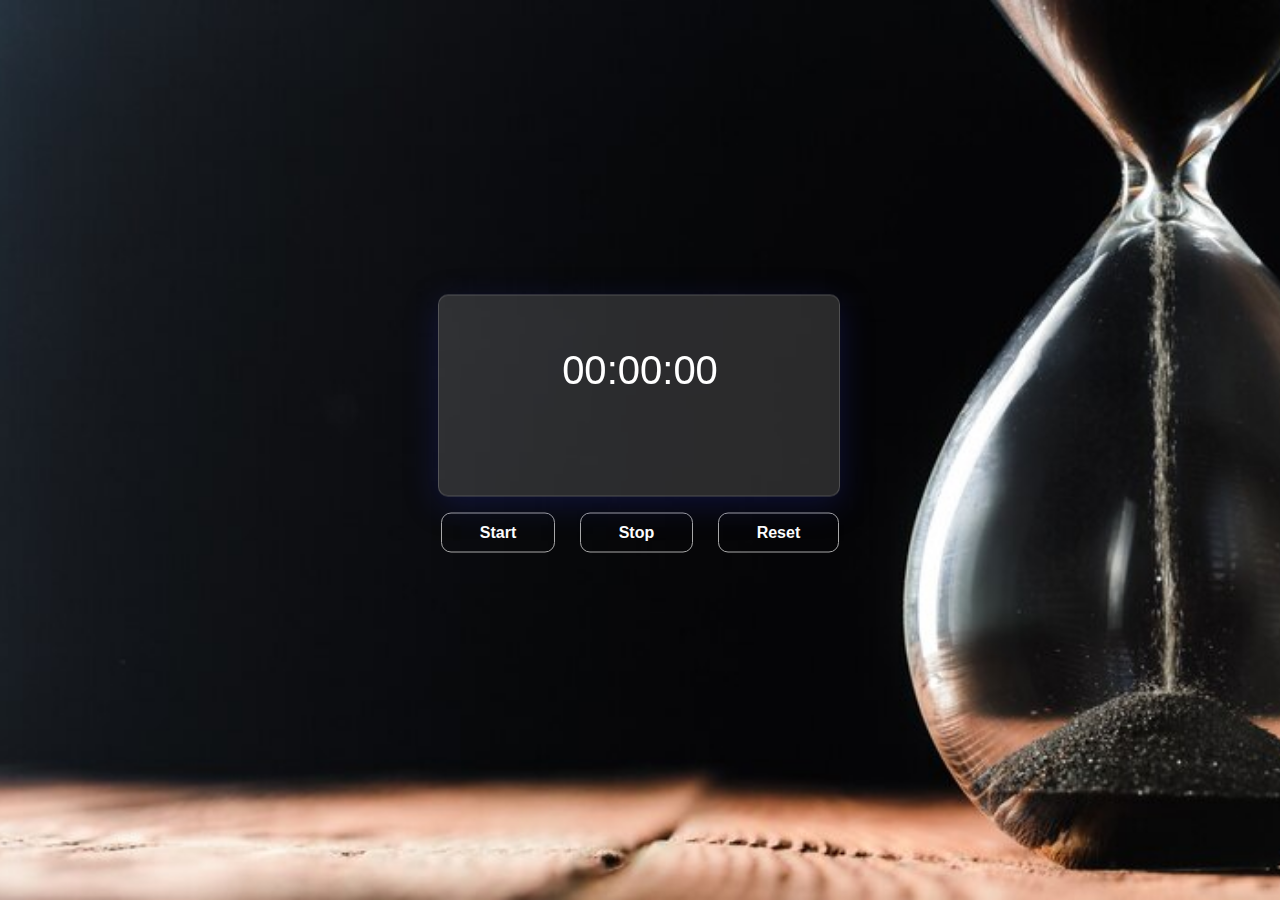
<file: Time Counter Stopwatch/html/time.html>
<!DOCTYPE html>
<html>
<head>
	<meta charset="utf-8">
	<meta name="viewport" content="width=device-width, initial-scale=1">
	<title>TIME COUNTER STOPWATCH</title>
	<link rel="stylesheet" type="text/css" href="../css/time.css">
</head>
<body>
	<div class="container">
		<div class="wrapper">
			<p>
				<span class="mins">00</span>:<span class="seconds">00</span>:<span class="tens">00</span>	
			</p> <br>

			<button class="btn-start">Start</button>
			<button class="btn-stop">Stop</button>
			<button class="btn-reset">Reset</button>
		</div>

	</div>

	<script src="../js/time.js"></script>
</body>
</html>
</file>
<file: Background Slide/style.css>
@import url('https://fonts.googleapis.com/css2?family=Roboto:wght@400;700&display=swap');

* {
  box-sizing: border-box;
}

body {
  font-family: 'Roboto', sans-serif;
  display: flex;
  flex-direction: column;
  align-items: center;
  justify-content: center;
  height: 100vh;
  overflow: hidden;
  margin: 0;
  background-position: center center;
  background-size: cover;
  transition: 0.4s;
}

body::before {
  content: '';
  position: absolute;
  top: 0;
  left: 0;
  width: 100%;
  height: 100vh;
  background-color: rgba(0, 0, 0, 0.7);
  z-index: -1;
}

.slider-container {
  box-shadow: 0 3px 6px rgba(0, 0, 0, 0.16), 0 3px 6px rgba(0, 0, 0, 0.23);
  height: 70vh;
  width: 70vw;
  position: relative;
  overflow: hidden;
}

.slide {
  opacity: 0;
  height: 100vh;
  width: 100vw;
  background-position: center center;
  background-size: cover;
  position: absolute;
  top: -15vh;
  left: -15vw;
  transition: 0.4s ease;
  z-index: 1;
}

.slide.active {
  opacity: 1;
}

.arrow {
  position: fixed;
  background-color: transparent;
  color: #fff;
  padding: 20px;
  font-size: 30px;
  border: 2px solid orange;
  top: 50%;
  transform: translateY(-50%);
  cursor: pointer;
}

.arrow:focus {
  outline: 0;
}

.left-arrow {
  left: calc(15vw - 65px);
}

.right-arrow {
  right: calc(15vw - 65px);
}
</file>
<file: Calculator/style.css>
body {
	padding: 0;
	margin: 0;
	display: flex;
	justify-content: center;
	align-items: center;
	min-height: 100vh;
	background: #130f0c;
}

.container {
	width: 45%;
	height: 100%;
	padding: 10px;
	border-radius: 8px;
	box-shadow: 12px 12px 20px #34312e,-12px -12px 20px #000000;

}

.display #screen {
	width: 97%;
	height: 70px;
	font-size: 35px;
	outline: none;
	border: none;
	text-align: right;
	padding-right: .5rem;
	background:#130f0c;
	color: white;
	border-radius: 6px;
	box-shadow: inset 8px 8px 8px #34312e, inset -8px -8px 8px #000000;
}

.btns{
	width: 100%;
	margin-top: 1.7rem;
	display: flex;
	justify-content: center;
	align-items: center;
	flex-direction: column;
}

.btns .row button{
	width: 80px;
	height: 30px;
	font-size: 16px;
	border: none;
	outline: none;
	margin: 5px;
	border-radius: 4px;
	box-shadow: 5px 5px 8px #000020, -5px -5px 8px #000000;
	transition: .1s;
}

.btns .row button:hover{
	box-shadow: inset 5px 5px 8px rgba(239, 239, 239, .1), inset -5px -5px 8px #000000;
	background: #000000;
	color: white;
}

#eval{
	background: #cc3300;
	color: #000000;
	box-shadow: inset 5px 5px 8px #992600, inset -5px -5px 8px #ff5319;
}

#eval:hover{
	box-shadow: inset 5px 5px 8px #ff5319, inset -5px -5px 8px #ff5319;
}

#ac{
	background: #cc33cc;
	color: #000000;
	/*box-shadow: inset 5px 5px 8px #66d9ff, inset -5px -5px 8px #00ace6;*/
}

#ac:hover{
	box-shadow: inset 5px 5px 8px #d147d1, inset -5px -5px 8px #cc33cc;
}

#ce{
	background: #00cc66;
	color: #000000;
	/*box-shadow: inset 5px 5px 8px #66d9ff, inset -5px -5px 8px #00ace6;*/
}

#ce:hover{
	box-shadow: inset 5px 5px 8px #19ff8c, inset -5px -5px 8px #00cc66;
} 

@media (max-width: 1245px){
	.container{
		width: 70%;
	}
}

@media (max-width: 1024px){
	.container{
		width: 55%;
	}
}
@media (max-width: 800px){
	.container{
		width: 35%;
	}
}
@media (max-width: 768px){
	.container{
		width: 75%;
	}
}
@media (max-width: 540px){
	.container{
		width: 52%;
	}
}
@media (max-width: 414px){
	.container{
		width: 68%;
	}
}
@media (max-width: 390px){
	.container{
		width: 72%;
	}
}

@media (max-width: 375px){
	.container{
		width: 75%;
	}
}

@media (max-width: 360px){
	.container{
		width: 78%;
	}
}

@media (max-width: 280px){
	.container{
		width: 66%;
	}
}
</file>
<file: Clock/style.css>
*{
  padding: 0;
  margin: 0;
  box-sizing: border-box;
  font-family: 'exo 2', sans-serif;
}

body{
  width: 100vw;
  height: 100vh;
  overflow: hidden;
  display: flex;
  justify-content: center;
  align-items: center;
  background: linear-gradient(45deg, skyblue, black);
}

.clock{
  position: relative;
  width: 500px;
  height: 500px;
  overflow: hidden;
  border-radius: 250px;
  border: 10px solid none;
  /*background-color: #fff;*/
}

.clock:after{
  content: '';
  position: absolute;
  width: 100%;
  height: 100%;
  top: 0;
  left: 0;
  background: linear-gradient(285deg, rgba(0, 0, 0, 0.175) 50%, rgba(0, 0, 0, 0.1) 50%);
}

.clock:before{
  content: '';
  position: absolute;
  top: 50%;
  left: 50%;
  transform: translate(-50%, -50%);
  width: 20px;
  height: 20px;
  background-color: black;
  border-radius: 50%;
}
.num{
  position: absolute;
  width: 100%;
  height: 100%;
  top: 0;
  left: 0;
  text-align: center;
  font-size: 2rem;
  font-weight: 700;
  padding: 18px;
}

.num:after{
  content: '';
  position: absolute;
  top: 0;
  left: 50%;
  transform: translateX(-50%);
  width: 5px;
  height: 15px;
  background-color: black;
}
.num1{
  transform: rotate(30deg);
}
.num1 div{
  transform: rotate(-30deg);
}
.num2{
  transform: rotate(60deg);
}
.num2 div{
  transform: rotate(-60deg);
}
.num3{
  transform: rotate(90deg);
}
.num3 div{
  transform: rotate(-90deg);
}
.num4{
  transform: rotate(120deg);
}
.num4 div{
  transform: rotate(-120deg);
}
.num5{
  transform: rotate(150deg);
}
.num5 div{
  transform: rotate(-150deg);
}
.num6{
  transform: rotate(180deg);
}
.num6 div{
  transform: rotate(-180deg);
}
.num7{
  transform: rotate(210deg);
}
.num7 div{
  transform: rotate(-210deg);
}
.num8{
  transform: rotate(240deg);
}
.num8 div{
  transform: rotate(-240deg);
}
.num9{
  transform: rotate(270deg);
}
.num9 div{
  transform: rotate(-270deg);
}
.num10{
  transform: rotate(300deg);
}
.num10 div{
  transform: rotate(-300deg);
}
.num11{
  transform: rotate(330deg);
}
.num11 div{
  transform: rotate(-330deg);
}
.num12{
  transform: rotate(360deg);
}
.num12 div{
  transform: rotate(-360deg);
}

.hand{
  position: absolute;
  top: 0;
  left: 0;
  width: 100%;
  height: 100%;
}

.hand div{
  position: absolute;
  bottom: 50%;
  left: 50%;
  transform: translateX(-50%);
  background-color: #000;
}

.sec{
  width: 1px;
  height: 40%;
}

.min{
  height: 38%;
  width: 4px;
  border-radius: 2px;
}

.hour{
  height: 28%;
  width: 8px;
  border-radius: 4pxd;
}

@media (max-width: 520px){
  .clock{
    width: 250px;
    height: 250px;
  }

  .num{
    font-size: 1rem;
  }
}
</file>
<file: Sunday Wishes/style.css>
body{
    background: #eee;
    background-repeat: no-repeat;
    background-attachment: fixed;
    justify-content: center;
    align-items: center;
    display: flex;
    flex-wrap: wrap;
    font-family: cursive;
    min-height: 90vh;
}

img{
    position: relative;
    width: 200px;
    height: 300px;
    object-fit: cover;
    border-radius: 0px 10px 10px 0px;
    justify-content: center;
    align-items: center;
    perspective: 100em;
    margin: 25px;
}
.card{
    position: relative;
    width: 200px;
    height: 300px;
    border-radius: 0px 10px 10px 0px;
    background: #f4f4f4;
    justify-content: center;
    align-items: center;
    perspective: 100em;
    margin: 25px;
    box-shadow: 30px 40px 40px rgba(0, 0, 0, 0.2);
}

.cover{
    position: absolute;
    top: 0px;
    left: 0px;
    width: 100%;
    height: 101%;
    transform-style: preserve-3d;
    transform-origin: left;
    transition: transform 1s;
    border-radius: 0px 10px 10px 0px;
}

.card:hover .cover{
    transform: rotateY(-120deg);
}

.coverFront, .coverBack{
    position: absolute;
    width: 100%;
    height: 100%;
    justify-content: center;
    align-items: center;
    display: flex;
}

.coverFront{
    background-repeat: none;
    background-size: contain;
    text-align: center;
    border-radius: 0px 10px 10px 0px;
    color: #333;
}

.message{
    padding:20px; 
    padding-top: 60px;
    text-align:center;
    font-size:12px;
    justify-items: center;
}

h3{
    font-family: cursive !important;
}

#sunday{
    font-family: cursive;
}
</file>
<file: Bani/css/style.css>
@import url('https://fonts.googleapis.com/css2?family=Clicker+Script&family=Montserrat&family=Roboto:wght@100;300;500;700&display=swap');
:root{
	--main-color: #d3ad7f;
	--black: #13131a;
	--bg: #010103;
	--border: .1rem solid rgba(255,255,255,.3);

}
* {
	font-family: 'Roboto', sans-serif;
	margin: 0;
	padding: 0;
	box-sizing: border-box;
	outline: none;
	border: none;
	text-transform: capitalize;
	transition: .2s linear;
}

html{
	font-size: 62.5%;
	overflow-x: hidden;
	scroll-padding-top: 9rem;
	scroll-behavior: smooth;
}

html::-webkit-scrollbar{
	width: .8rem;
}

html::-webkit-scrollbar-track{
	background: transparent;
}

html::-webkit-scrollbar-thumb{
	background: #fff;
	border-radius: 5rem;
}

body{
	background: var(--bg);
}

section{
	padding: 2rem 7%;
}

.heading{
	text-align: center;
	color: #fff;
	text-transform: uppercase;
	padding-bottom: 3.5rem;
	font-size: 4rem;
}

.heading span{
	color: var(--main-color);
	text-transform: uppercase;
}

.btn{
	margin-top: 1rem;
	display: inline-block;
	padding: .9rem 3rem;
	font-size: 1.7rem;
	color: #fff;
	background: var(--main-color);
	cursor: pointer;
}

.btn:hover{
	letter-spacing: .2rem;
}

.header{
	background: var(--bg);
	display: flex;
	align-items: center;
	justify-content: space-between;
	padding: 1.5rem 7%;
	border-bottom: var(--border);
	position: fixed;
	top: 0;
	left: 0;
	right: 0;
	z-index: 1000;
}

.header .logo img{
	height: 7rem;
}

.header .navbar a{
	margin: 0 1rem;
	font-size: 1.6rem;
	color: #fff;
	text-decoration: none;
}

.header .navbar a:hover{
	color: var(--main-color);
	border-bottom: .1rem solid var(--main-color);
	padding-bottom: .5rem;
	font-size: 1.7rem;
}

.header .icons div{
	color: #fff;
	cursor: pointer;
	font-size: 2.5rem;
	margin-left: 2rem;
}

.header .icons div:hover{
	color: var(--main-color);
	transform: scale(1.2);
}

#menu-btn{
	display: none;
}

.header .search-form{
	position: absolute;
	top: 115%;
	right: 7%;
	background: #fff;
	width: 50rem;
	height: 5rem;
	display: flex;
	align-items: center;
	transform: scaleY(0);
	transform-origin: top;
}

.header .search-form.active{
	transform: scaleY(1);
}

.header .search-form input{
	height: 100%;
	width: 100%;
	font-size: 1.6rem;
	color: var(--black);
	padding: 1rem;
	text-transform: none;	
}
.header .search-form label{
	cursor: pointer;
	font-size: 2.2rem;
	margin-right: 1.5rem;
	color: var(--black);
}

.header .search-form label:hover{
	color: var(--main-color);
}

.header .cart-items-container{
	position: absolute;
	top: 100%;
	right: -100%;
	height: calc(100vh - 9.5rem);
	width: 35rem;
	background: #fff;
	padding: 0 1.5rem;
}

.header .cart-items-container.active{
	right: 0;
}

.header .cart-items-container .cart-item{
	position: relative;
	margin: 2rem 0;
	display: flex;
	align-items: center;
	gap: 1.5rem;
}

.header .cart-items-container .cart-item .fa-times{
	position: absolute;
	top: 1rem;
	right: 1rem;
	font-size: 2rem;
	cursor: pointer;
	color: var(--black);
}

.header .cart-items-container .cart-item .fa-times:hover{
	color: var(--main-color);
}

.header .cart-items-container .cart-item img{
	height: 7rem;
}

.header .cart-items-container .cart-item .content h3{
	font-size: 2rem;
	color: var(--black);
	padding-bottom: .5rem;

}

.header .cart-items-container .cart-item .content .price{
	font-size: 1.5rem;
	color: var(--main-color);
}

.header .cart-items-container .btn{
	width: 100%;
	text-align: center;
	text-decoration: none;
}

.home{
	min-height: 100vh;
	display: flex;
	align-items: center;
	background: url(../images/guitar1.jpg) no-repeat;
	background-size: cover;
	background-position: top;
}

.home .content{
	max-width: 60rem;
}

.home .content h3{
	font-size: 6rem;
	text-transform: uppercase;
	color: #fff;
}
    
.home .content p{
	font-size: 2rem;
	font-weight: lighter;
	line-height: 1.8;
	padding: 1rem 0;
	color: #eee;
}

.about .row{
	display: flex;
	align-items: center;
	background: var(--black);
	flex-wrap: wrap;
}

.about .row .image{
	flex: 1 1 45rem;
}

.about .row .image img{
	width: 100%;
}

.about .row .content{
	flex: 1 1 45rem;
	padding: 2rem;
}

.about .row .content h3{
	font-size: 3rem;
	color: #fff;
}

.about .row .content p{
	font-size: 1.6rem;
	color: #ccc;
	padding: 1rem 0;
	line-height: 1.8;
}

.products .box-container{
	display: grid;
	grid-template-columns: repeat(auto-fit, minmax(30rem,1fr));
	gap: 1.5rem;
}

.products .box-container .box{
	text-align: center;
	border: var(--border);
	padding: 2rem;
}

.products .box-container .box:hover{
	transform: scale(1.02);
}

.products .box-container .box .icons a{
	height: 5rem;
	width: 5rem;
	line-height: 5rem;
	font-size: 2rem;
	/*border: var(--border);*/
	color: #fff;
	margin: .3rem;
	text-decoration: none;
}

.products .box-container .box .icons a:hover{
	color: var(--main-color);
	transform: scale(1.2);
}

.products .box-container .box .image{
	padding: 2.5rem 0;
}

.products .box-container .box .image img{
	width: 100%;
}

.products .box-container .box .content h3{
	color: #fff;
	font-size: 2.5rem;
}

.products .box-container .box .content .stars{
	padding: 1.5rem;
}

.products .box-container .box .content .stars i{
	font-size: 1.7rem;
	color: var(--main-color);
}

.products .box-container .box .content .price{
	color: #fff;
	font-size: 2.5rem;
}

.products .box-container .box .content .price span{
	text-decoration: line-through;
	font-weight: lighter;
	font-size: 2.5rem;
}

.review .box-container{
	display: grid;
	grid-template-columns: repeat(auto-fit, minmax(30rem,1fr));
	gap: 1.5rem;
}

.review .box-container .box{
	border: var(--border);
	text-align: center;
	padding: 3rem 2rem;
}

.review .box-container .box p{
	font-size: 1.5rem;
	line-height: 1.8;
	color: #ccc;
	padding: 2rem 0;
}

.review .box-container .box .user{
	height: 10rem;
	width: 10rem;
	border-radius: 50%;
	object-fit: cover;
}

.review .box-container .box h3{
	padding: 1rem 0;
	font-size: 2rem;
	color: #fff;
}

.review .box-container .box .stars{
	font-size: 1.5rem;
	color: var(--main-color);
}

.contact .row{
	display: flex;
	background: var(--black);
	flex-wrap: wrap;
	gap: 1rem;
}

.contact .row .map{
	flex: 1 1 45rem;
	width: 100%;
	object-fit: cover;
}

.contact .row form{
	flex: 1 1 45rem;
	padding: 5rem 2rem;
	text-align: center;
}

.contact .row form h3{
	text-transform: uppercase;
	font-size: 3.5rem;
	color: #fff;
}

.contact .row form .inputBox{
	display: flex;
	align-items: center;
	margin-top: 2rem;
	margin-bottom: 2rem;
	background: var(--bg);
	border: var(--border);
}

.contact .row form .inputBox span{
	color: #fff;
	font-size: 2rem;
	padding-left: 2rem;
}

.contact .row form .inputBox input{
	width: 100%;
	padding: 2rem;
	font-size: 1.7rem;
	color: #fff;
	text-transform: none;
	background: none;
}

.luthier .row{
	display: flex;
	align-items: center;
	background: var(--black);
	flex-wrap: wrap;
}

.luthier .row .image{
	flex: 1 1 45rem;
}

.luthier .row .image img{
	width: 100%;
}

.luthier .row .content{
	flex: 1 1 45rem;
	padding: 2rem;
}

.luthier .row .content h3{
	font-size: 3rem;
	color: #fff;
}

.luthier .row .content p{
	font-size: 1.6rem;
	color: #ccc;
	padding: 1rem 0;
	line-height: 1.8;
}

.footer{
	background: var(--border);
	text-align: center;
}

.footer .social{
	padding: 1rem 0;
}

.footer .social a{
	height: 5rem;
	width: 5rem;
	line-height: 5rem;
	font-size: 2rem;
	color: #fff;
	border: var(--border);
	margin: .3rem;
	border-radius: 50%;
	text-decoration: none;
}

.footer .social a:hover{
	background-color: var(--main-color);
	color: var(--bg);
}

.footer .credit{
	font-size: 2rem;
	color: #fff;
	font-weight: lighter;
	padding: 1.5rem;
}

.footer .credit span{
	color: var(--main-color);
}
/*media queries*/
@media (max-width: 991px){
	html{
		font-size: 55%;
	}

	.header{
		padding: 1.5rem 2rem;
	}
	section{
	padding: 2rem;
}
}

@media (max-width: 768px){
	#menu-btn{
		display: inline-block;
	}

	.header .navbar{
		position: absolute;
		top: 100%;
		right: -100%;
		background: #fff;
		width: 30rem;
		height: calc(100vh - 9.5rem);
	}

	.header .navbar.active{
		right: 0;
	}
	.header .navbar a{
		color: var(--black);
		display: block;
		margin: 1.5rem;
		padding: .5rem;
		font-size: 2rem;
	}

	.header .search-form{
		width: 90%;
		right: 2rem;
	}

	.home{
		background: url(../images/guitar1.jpg) no-repeat;
		background-position: left;
		justify-content: center;
		text-align: center;
	}

	.home .content h3{
		font-size: 4.5rem;
	}

	.home .content p{
		font-size: 1.5rem;
	}
}

@media (max-width: 450px){
	html{
		font-size: 50%;
	}
}
</file>
<file: Rotating Image viewer/css/style.css>
body {
	display: flex;
	justify-content: center;
	align-items: center;
	min-height: 100vh;
	background-color: #000;
}

.box {
	position: relative;
	width: 200px;
	height: 200px;
	transform-style: preserve-3d;
	animation: animate 20s linear infinite;
}

@keyframes animate{
	0%{
		transform: perspective(1000px) rotateY(0deg);
	}

	100%{
		transform: perspective(1000px) rotateY(360deg);
	}
}

.box span{
	/*border: 1px solid white;*/
	position: absolute;
	top: 0;
	left: 0;
	width: 100%;
	height: 100%;
	transform-origin: center;
	transform-style: preserve-3d;
	transform: rotateY(calc(var(--i)*45deg)) translateZ(400px);
	-webkit-box-reflet: below 5px linear-gradient(transparent,transparent, #0004);
}

.box span img{
	position: absolute;
	top: 0;
	left: 0;
	width: 100%;
	height: 100%;
	object-fit: contain;
}
</file>
<file: Portfolio/css/AnaniPortfolio.css>
*{
	padding: 0;
	margin: 0;
	font-family: 'Josefin Sans', sans-serif;
	box-sizing: border-box;
}

.hero{
	height: 100vh;
	width: 100%;
	background-color: #101010;
	/* background-image: url(../image/background3.jpg); */
	background-size: cover;
	background-position: top;
}

nav{
	display: flex;
	align-items: center;
	justify-content: space-between;
	padding-top: 45px;
	padding-left: 8%;
	padding-right: 8%;
}

.logo{
	color: orangered;
	font-size: 35px;
	letter-spacing: 1px;
	cursor: pointer;
}

span{
	color: white;
}


nav ul li{
	list-style-type: none;
	display: inline-block;
	padding: 10px 25px;
}

nav ul li a {
	color: white;
	text-decoration: none;
	font-weight: bold;
	text-transform: capitalize;
}

nav ul li a:hover{
	/* color: orangered; */
	font-size: larger;
	text-decoration: underline solid orangered;
	text-underline-offset: 10px;
	text-decoration-thickness: 5px;
	transition: .4s;
}

.btn{
	background-color: orangered;
	color: white;
	text-decoration: none;
	border: 2px solid transparent;
	font-weight: bold;
	padding: 10px 25px;
	border-radius: 30px;
	transition: transform .4s;
}

.btn:hover{
	transform: scale(1.2);
	background-color: transparent;
	border: 2px solid orangered;
	cursor: pointer;
}

#bar{
	
	display: none;
}

.content{
	position: absolute;
	top: 50%;
	left: 8%;
	transform: translateY(-50%);
}

h1{
	color: rgb(255, 69, 0);
	margin: 20px 0px 20px;
	font-size: 75px;
}
h1:hover{
	color: rgb(255, 69, 0);
	transition: transform .4s;
	transform: scale(1.1);
}

h3{
	color: orangered;
	font-size: 25px;
	margin-bottom: 50px;
}

h4{
	color: whitesmoke;
	letter-spacing: 2px;
	font-size: 20px;
}

.news form{
	width: 380px;
	max-width: 100%;
	position: relative;
}

.news form input:first-child{
	display: inline-block;
	width: 100%;
	padding: 14px 130px 14px 15px;
	border: 2px solid orangered;
	outline: none;
	border-radius: 30px;

}

.news form input:last-child{
	position: absolute;
	display: inline-block;
	outline: none;
	border: none;
	padding: 10px 30px;
	border-radius: 30px;
	background-color: orangered;
	color: whitesmoke;
	box-shadow: 0px 0px 5px #000, 0px 0px 15px #858585;
	top: 6px;
	right: 6px;
}

.about{
	width: 100%;
	padding: 100px 0px;
	background-color: #191919;
}

.about img{
	height: auto;
	width: 430px;
}

.photo img{
	height: auto;
	width: 430px;
	float: right;
	margin: 50px;
}

.about-text{
	width: fit-content;
	margin: 50px;
}

.main{
	width: 1130px;
	max-width: 95%;
	margin: 0 auto;
	display: flex;
	align-items: center;
	justify-content: space-around;
}

.about-text h2{
	color: white;
	font-size: 75px;
	text-transform: capitalize;
	margin-bottom: 20px;
}

.about-text h5{
	color: orangered;
	letter-spacing: 2px;
	font-size: 22px;
	margin-bottom: 25px;
	text-transform: capitalize;
}

.about-text p{
	color: whitesmoke;
	letter-spacing: 1px;
	line-height: 28px;
	font-size: 18px;
	margin-bottom: 45px;
}

button{
	background-color: orangered;
	color: white;
	text-decoration: none;
	border: 2px solid transparent;
	font-weight: bold;
	padding: 13px 30px;
	border-radius: 30px;
	transition: .4s;
}

button:hover{
	background-color: transparent;
	border: 2px solid orangered;
	cursor: pointer;
}

.service{
	background: #101010;
	width: 100%;
	padding: 100px 0px;
}

.title h2{
	color: whitesmoke;
	font-size: 75px;
	width: 100%;
	margin: 30px auto;
	text-align: center;
}

.box{
	display: flex;
	justify-content: center;
	align-items: center;
	min-height: 400px;
}

.card{
	height: 2281.25;
	width: 335px;
	padding: 20px 35px;
	background: #191919;
	border-radius: 20px;
	margin: 15px;
	position: relative;
	overflow: hidden;
	text-align: center;
}

.card i{
	font-size: 50px;
	display: block;
	text-align: center;
	margin: 25px 0px;
	color: orangered;

}

h5{
	color: white;
	font-size: 23px;
	margin-bottom: 15px;
}

.pra p{
	color: orangered;
	font-size: 16px;
	line-height: 27px;
	margin-bottom: 25px;
}

.card .button{
	background-color: orangered;
	color: white;
	text-decoration: none;
	border: 2px solid transparent;
	font-weight: bold;
	font-size: 12px;
	padding: 9px 22px;
	border-radius: 30px;
	transition: .4s;
}

.card .button:hover{
	background-color: transparent;
	border: 2px solid orangered;
	cursor: pointer;
}

.contact-me{
	width: 100%;
	height: 290px;
	background: #191919;
	display: flex;
	align-items: center;
	flex-direction: column;
	justify-content: center;
}

.contact-me p{
	color: white;
	font-size: 30px;
	font-weight: bold;
	margin-bottom: 25px;
}

.contact-me .button-two{
	background-color: orangered;
	color: whitesmoke;
	text-decoration: none;
	border: 2px solid transparent;
	font-weight: bold;
	padding: 13px 30px;
	border-radius: 30px;
	transition: .4s;
}

.contact-me .button-two:hover{
	background: transparent;
	border: 2px solid orangered;
	cursor: pointer;
}

footer{
	position: relative;
	width: 100%;
	height: 400px;
	background: #101010;
	display: flex;
	flex-direction: column;
	align-items: center;
	justify-content: center;
}

footer p:nth-child(1){
	font-size: 30px;
	color: whitesmoke;
	margin-bottom: 20px;
	font-weight: bold;
}

footer p:nth-child(2){
	color: whitesmoke;
	font-size: 17px;
	width: 500px;
	text-align: center;
	line-height: 26px;	
}

.social{
	display: flex;
}

.social a{
	width: 45px;
	height: 45px;
	display: flex;
	align-items: center;
	justify-content: center;
	background: orangered;
	border-radius: 50%;
	margin: 22px 10px;
	color: white;
	text-decoration: none;
	font-size: 20px;
}

.social a:hover{
	transform: scale(1.3);
	transition: .3s;
	background: transparent;
	border: 2px solid orangered;
}

.end{
	position: absolute;
	color: orangered;
	bottom: 35px;
	font-size: 14px;
}

@media (max-width: 1024px){
	nav ul li,.btn {
		display: none;
	}

	#bar{
		padding: 10px 25px;
		padding-right: 0;
		display: flex;
		font-size: 2em;
		color: whitesmoke;
	}
	#bar:hover{
		transform: scale(1.2);
		cursor: pointer;
	}

}
</file>
<file: Time Counter Stopwatch/css/time.css>
@import url('https: //fonts.googleapis.com/css2?family=Source+Sans+Pro: wght@400;600&display=swap');

* {
	margin: 0;
	padding: 0;
	font-family: 'Source Sans Pro', sans-serif;
}

.container {
	background: url(../images/time1.jpg) no-repeat center center fixed;
	background-size: cover;
	height: 100vh;
	width: 100%;
	text-align: center;
	position: absolute;
}

.wrapper {
	position: relative;
	top: 50%;
	left: 50%;
	transform: translate(-50%, -50%);
}

.wrapper p {
	position: relative;
	display: inline-block;
	color: #ffffff;
	z-index: 99999;
	font-size: 40px;
	margin-bottom: 120px;
	text-align: center !important;
}

.wrapper p::before {
	content: '';
	position: absolute;
	width: 400px;
	height: 200px;
	z-index: -1;
	background: rgba(255, 255, 255, 0.15);
	box-shadow: 0 8px 32px 0 rgba(31, 38, 135, 0.37);
	backdrop-filter: blur(8.5px);
	-webkit-backdrop-filter: blur(8.5px);
	border-radius: 10px;
	border: 1px solid rgba(255, 255, 255, 0.18);
	left: -80%;
	top: -118%;
	animation-name: shine;
	animation-duration: 3s;
	animation-iteration-count: infinite;
}

@keyframes shine {

	0%,
	100% {
		box-shadow: 0px 0px 32px -12px rgba(247, 237, 209, 0.5);
	}

	50% {
		box-shadow: 0px 0px 32px 3px rgba(230, 224, 200, 0.5);
	}
}

button {
	background: none;
	padding: 10px 38px;
	border: 1px solid #A9A9A9;
	border-radius: 10px;
	color: #fff;
	transition: all .2s ease;
	outline: 0;
	font-size: 1rem;
	font-weight: bolder;
}

button:not(:last-child){
	margin-right: 20px;
}

button:hover, button:focus {
	border-color: khaki;
	color: khaki;
	box-shadow: 0px 4px 27px -12px khaki;
}
</file>
